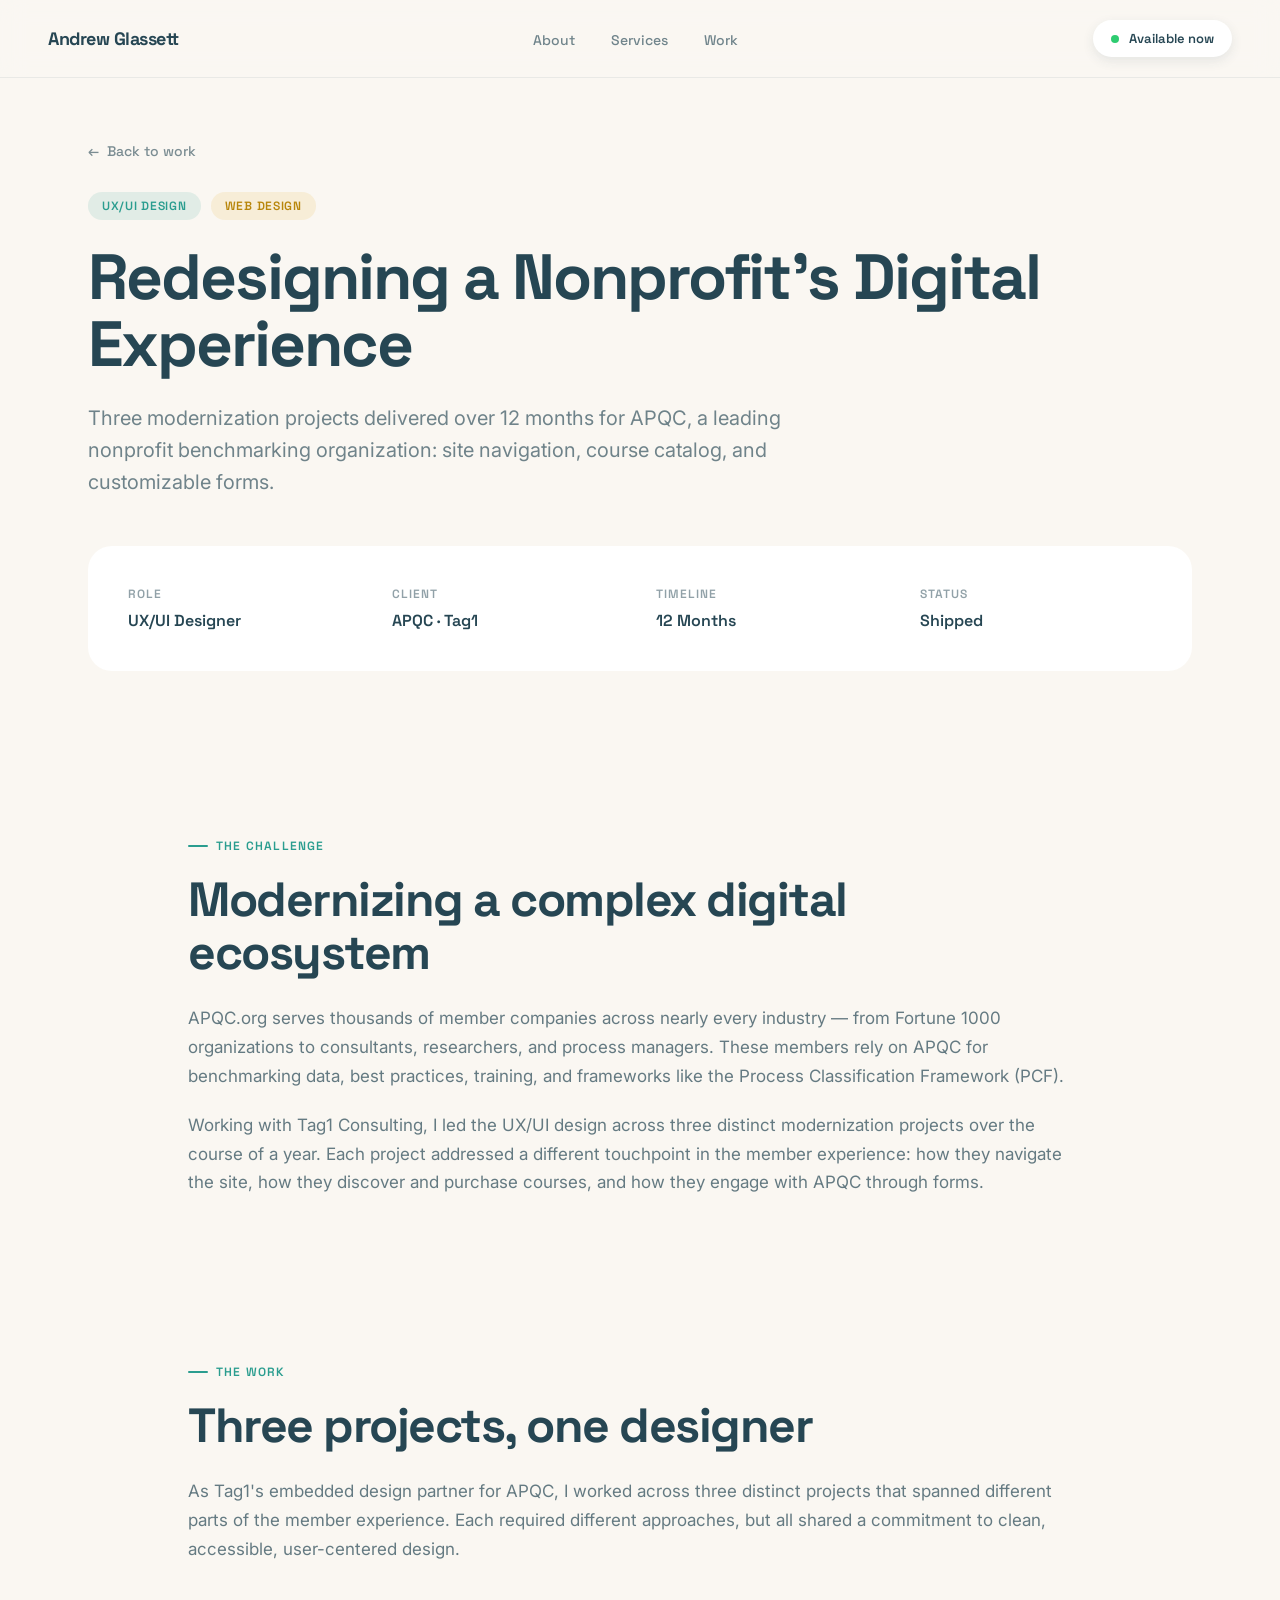
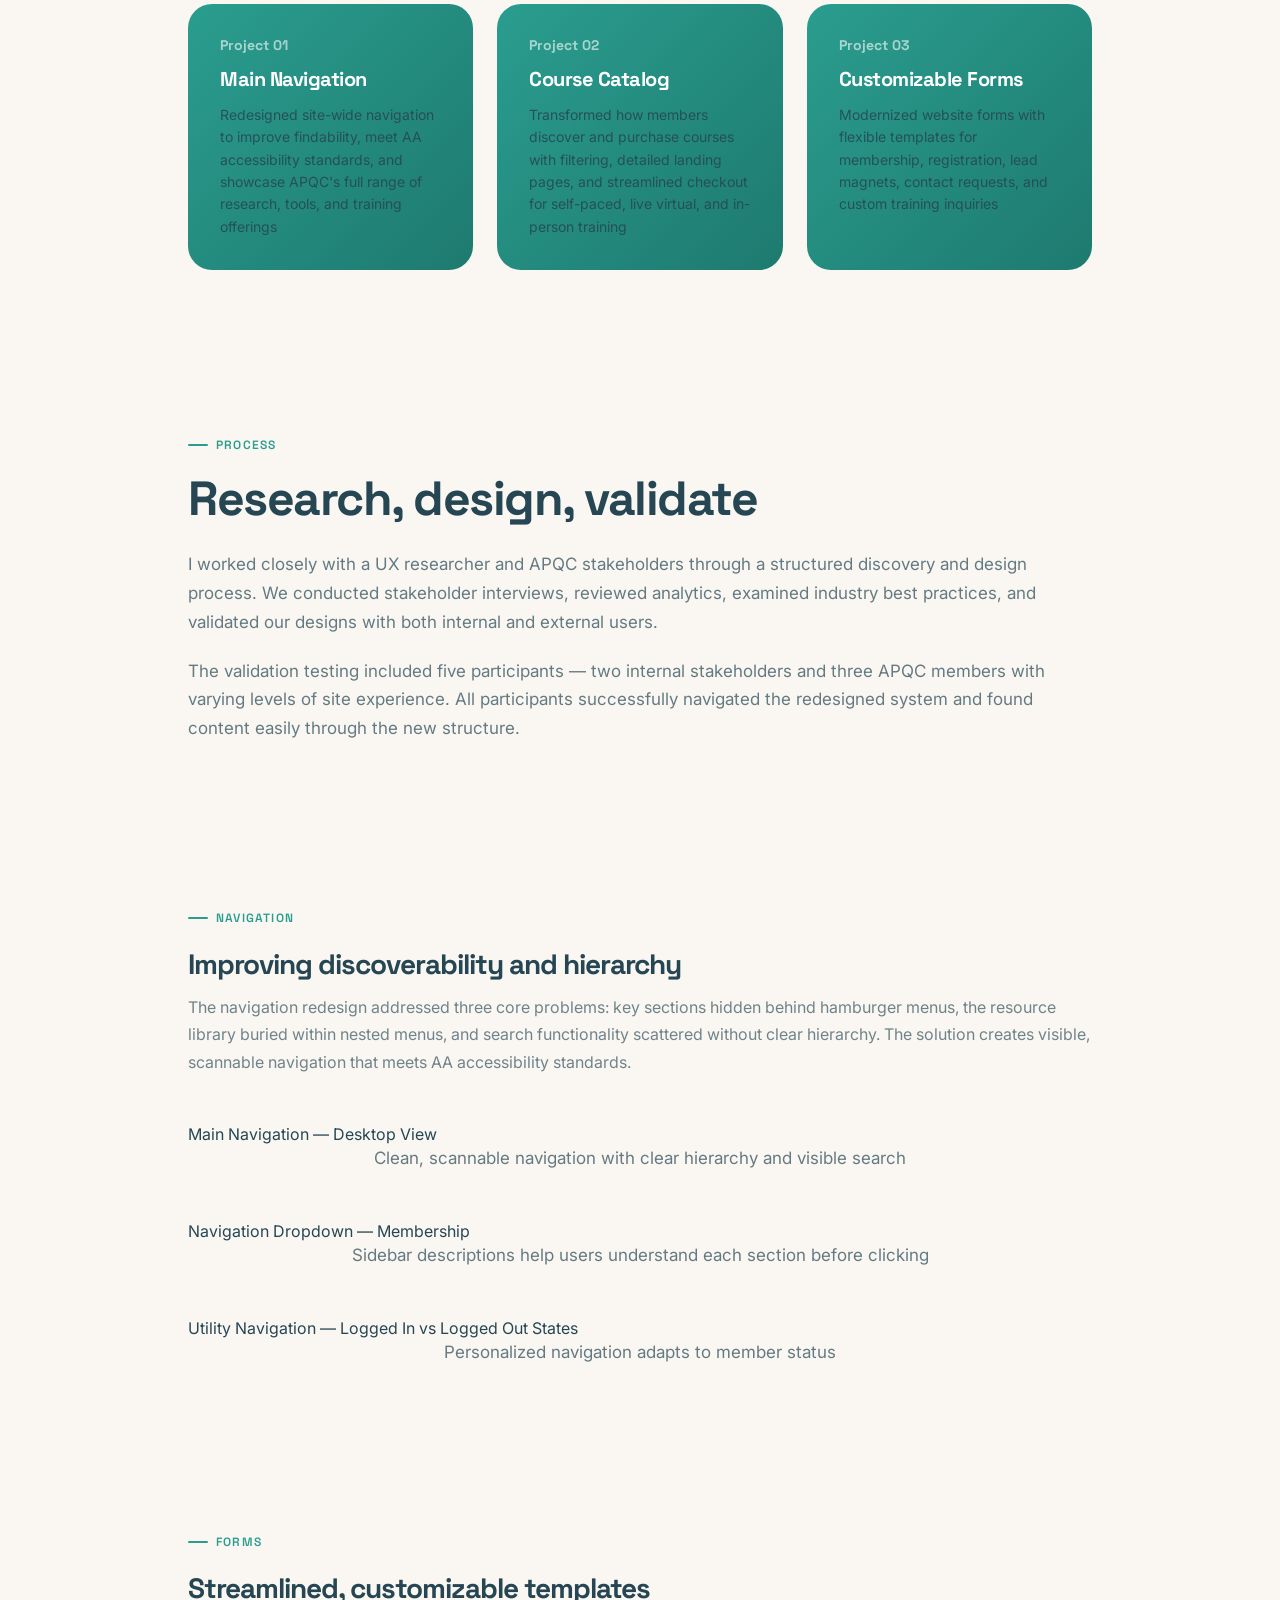
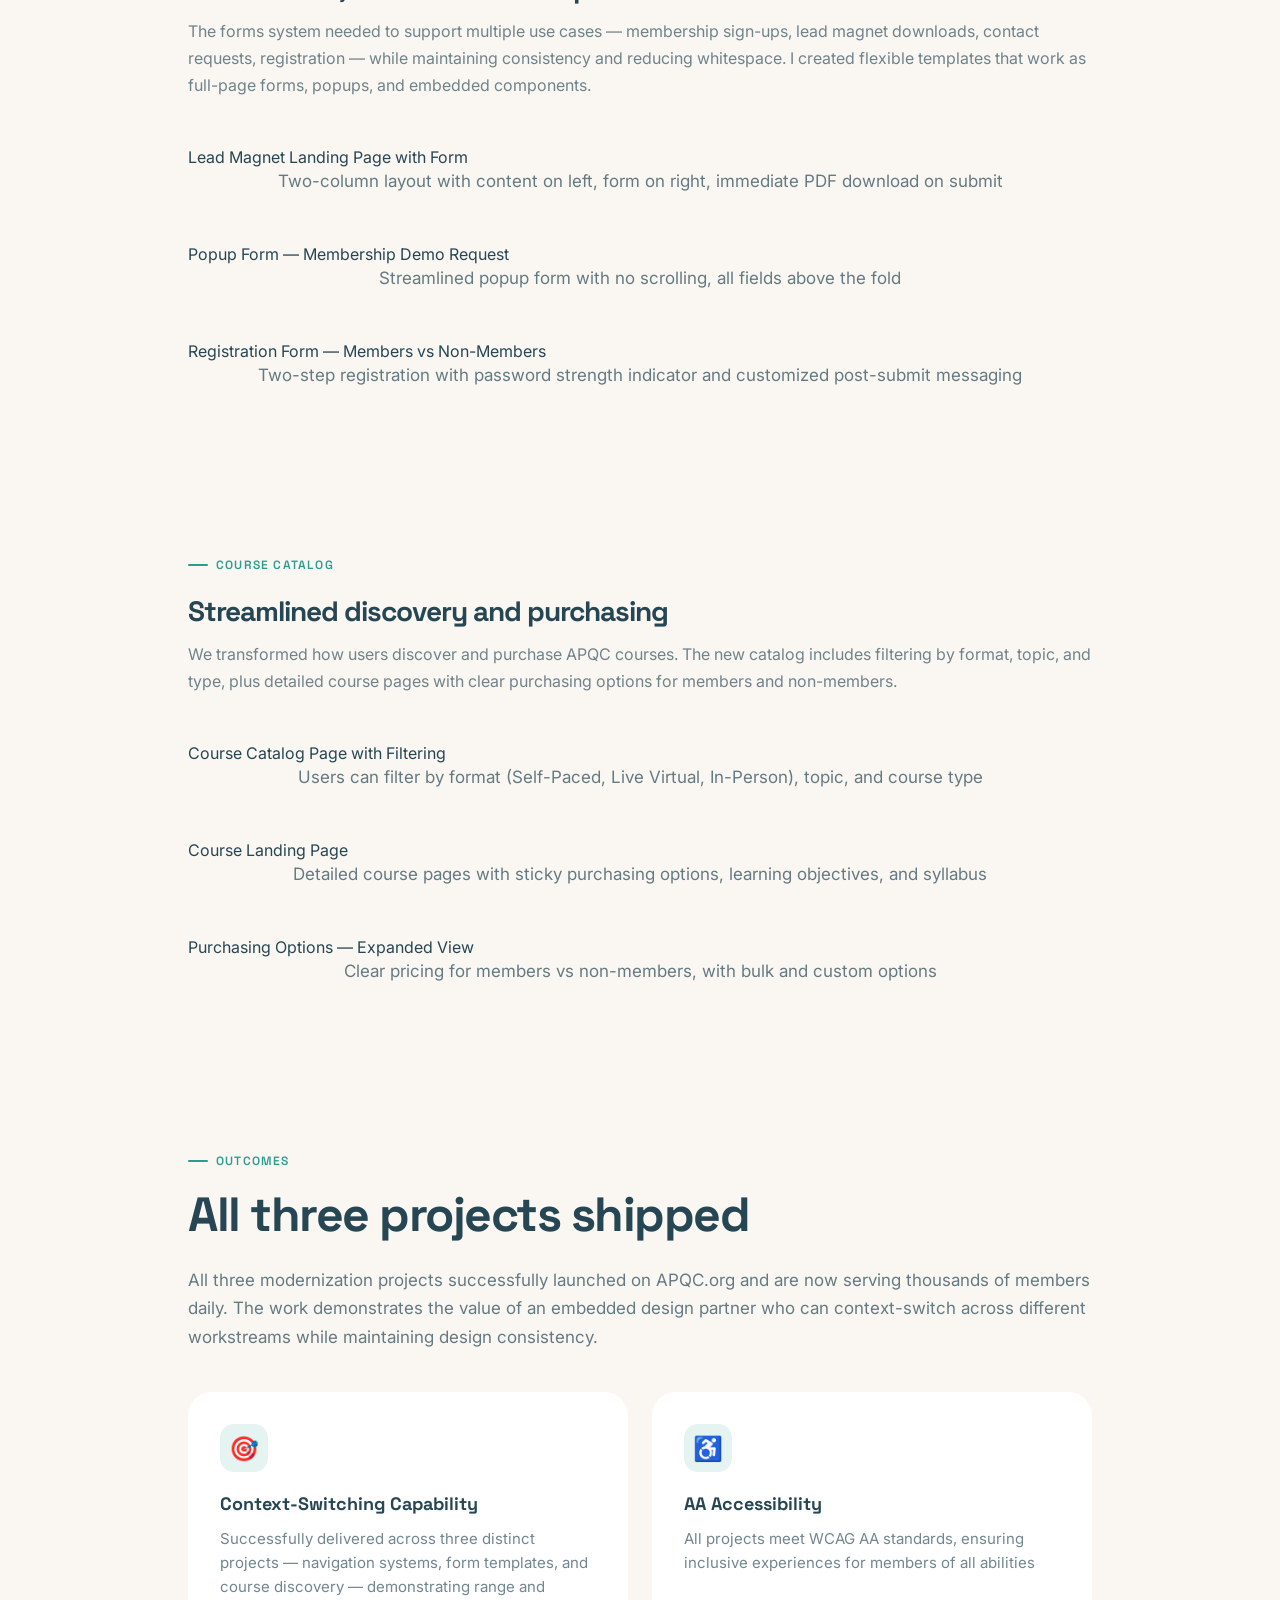
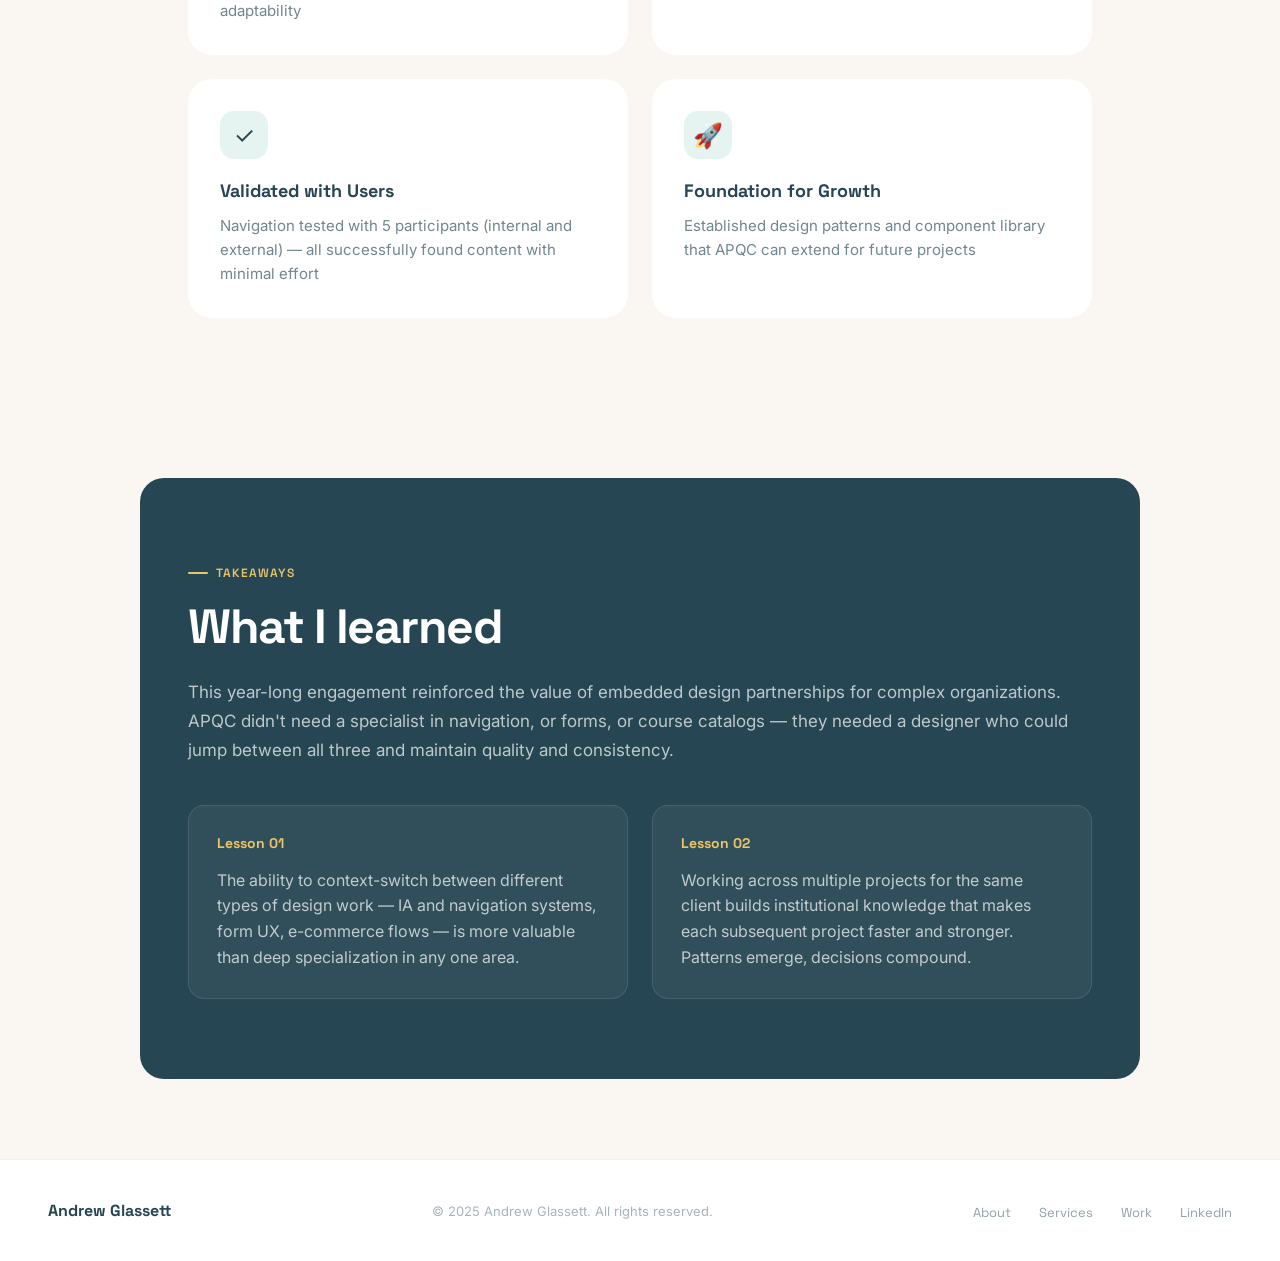
<file: work/apqc.html>
<!DOCTYPE html>
<html lang="en">
<head>
  <meta charset="UTF-8" />
  <meta name="viewport" content="width=device-width, initial-scale=1.0" />
  <title>Redesigning a Nonprofit's Digital Experience — Andrew Glassett</title>
  <link rel="preconnect" href="https://fonts.googleapis.com" />
  <link rel="preconnect" href="https://fonts.gstatic.com" crossorigin />
  <link href="https://fonts.googleapis.com/css2?family=Space+Grotesk:wght@300;400;500;600;700&family=Inter:wght@300;400;500&display=swap" rel="stylesheet" />
  <link rel="stylesheet" href="../css/main.css" />
  <link rel="stylesheet" href="../css/case-study.css" />
  <style>
    /* ── PROBLEM CARDS ── */
    .problem-cards {
      display: grid;
      grid-template-columns: repeat(3, 1fr);
      gap: 20px;
      margin-top: 40px;
    }

    .problem-card {
      background: var(--white);
      border-radius: var(--radius-lg);
      padding: 28px;
      border-left: 4px solid var(--coral);
    }

    .problem-icon {
      font-size: 28px;
      margin-bottom: 16px;
      display: block;
    }

    .problem-card h3 {
      font-family: 'Space Grotesk', sans-serif;
      font-size: 16px;
      font-weight: 700;
      color: var(--ink);
      margin-bottom: 10px;
    }

    .problem-card p {
      font-size: 14px;
      line-height: 1.6;
      opacity: 0.65;
      margin: 0;
    }

    /* ── PROJECT CARDS ── */
    .project-grid {
      display: grid;
      grid-template-columns: repeat(3, 1fr);
      gap: 24px;
      margin-top: 40px;
    }

    .project-card {
      background: linear-gradient(135deg, var(--teal) 0%, #1e7a6f 100%);
      border-radius: var(--radius-lg);
      padding: 32px;
      color: var(--white);
    }

    .project-num {
      font-family: 'Space Grotesk', sans-serif;
      font-size: 14px;
      font-weight: 700;
      opacity: 0.6;
      margin-bottom: 12px;
      display: block;
    }

    .project-card h3 {
      font-family: 'Space Grotesk', sans-serif;
      font-size: 20px;
      font-weight: 700;
      margin-bottom: 12px;
      letter-spacing: -0.5px;
    }

    .project-card p {
      font-size: 14px;
      line-height: 1.6;
      opacity: 0.85;
      margin: 0;
    }

    /* ── OUTCOME CARDS ── */
    .outcome-cards {
      display: grid;
      grid-template-columns: 1fr 1fr;
      gap: 24px;
      margin-top: 40px;
    }

    .outcome-card {
      background: var(--white);
      border-radius: var(--radius-lg);
      padding: 32px;
    }

    .outcome-icon {
      width: 48px; height: 48px;
      border-radius: 14px;
      background: rgba(42,157,143,0.12);
      display: flex;
      align-items: center;
      justify-content: center;
      font-size: 24px;
      margin-bottom: 20px;
    }

    .outcome-card h3 {
      font-family: 'Space Grotesk', sans-serif;
      font-size: 18px;
      font-weight: 700;
      color: var(--ink);
      margin-bottom: 12px;
    }

    .outcome-card p {
      font-size: 15px;
      line-height: 1.6;
      opacity: 0.65;
      margin: 0;
    }

    @media (max-width: 900px) {
      .problem-cards { grid-template-columns: 1fr; }
      .project-grid { grid-template-columns: 1fr; }
      .outcome-cards { grid-template-columns: 1fr; }
    }
  </style>
</head>
<body>

  <!-- NAV -->
  <nav>
    <a href="/" class="nav-logo">Andrew Glassett</a>
    <ul class="nav-links">
      <li><a href="/#about">About</a></li>
      <li><a href="/#services">Services</a></li>
      <li><a href="/#work">Work</a></li>
    </ul>
    <a href="/#contact" class="nav-availability">
      <div class="float-dot"></div>
      <span>Available now</span>
    </a>
  </nav>

  <!-- HERO -->
  <section class="cs-hero">
    <a href="/" class="cs-back">Back to work</a>

    <div class="cs-tags">
      <span class="cs-tag">UX/UI Design</span>
      <span class="cs-tag web">Web Design</span>
    </div>

    <h1 class="cs-title">Redesigning a Nonprofit's Digital Experience</h1>

    <p class="cs-subtitle">
      Three modernization projects delivered over 12 months for APQC, a leading nonprofit
      benchmarking organization: site navigation, course catalog, and customizable forms.
    </p>

    <div class="cs-meta">
      <div class="cs-meta-item">
        <h4>Role</h4>
        <p>UX/UI Designer</p>
      </div>
      <div class="cs-meta-item">
        <h4>Client</h4>
        <p>APQC · Tag1</p>
      </div>
      <div class="cs-meta-item">
        <h4>Timeline</h4>
        <p>12 Months</p>
      </div>
      <div class="cs-meta-item">
        <h4>Status</h4>
        <p>Shipped</p>
      </div>
    </div>
  </section>

  <!-- PROBLEM -->
  <section class="cs-section narrow">
    <div class="cs-section-label">The Challenge</div>
    <h2>Modernizing a complex digital ecosystem</h2>
    <p>
      APQC.org serves thousands of member companies across nearly every industry — from Fortune 1000
      organizations to consultants, researchers, and process managers. These members rely on APQC
      for benchmarking data, best practices, training, and frameworks like the Process Classification
      Framework (PCF).
    </p>
    <p>
      Working with Tag1 Consulting, I led the UX/UI design across three distinct modernization projects
      over the course of a year. Each project addressed a different touchpoint in the member experience:
      how they navigate the site, how they discover and purchase courses, and how they engage with APQC
      through forms.
    </p>
  </section>

  <!-- SCOPE -->
  <section class="cs-section narrow">
    <div class="cs-section-label">The Work</div>
    <h2>Three projects, one designer</h2>
    <p>
      As Tag1's embedded design partner for APQC, I worked across three distinct projects that
      spanned different parts of the member experience. Each required different approaches, but all
      shared a commitment to clean, accessible, user-centered design.
    </p>

    <div class="project-grid">
      <div class="project-card">
        <span class="project-num">Project 01</span>
        <h3>Main Navigation</h3>
        <p>Redesigned site-wide navigation to improve findability, meet AA accessibility standards,
        and showcase APQC's full range of research, tools, and training offerings</p>
      </div>
      <div class="project-card">
        <span class="project-num">Project 02</span>
        <h3>Course Catalog</h3>
        <p>Transformed how members discover and purchase courses with filtering, detailed landing pages,
        and streamlined checkout for self-paced, live virtual, and in-person training</p>
      </div>
      <div class="project-card">
        <span class="project-num">Project 03</span>
        <h3>Customizable Forms</h3>
        <p>Modernized website forms with flexible templates for membership, registration, lead magnets,
        contact requests, and custom training inquiries</p>
      </div>
    </div>
  </section>

  <!-- PROCESS -->
  <section class="cs-section narrow">
    <div class="cs-section-label">Process</div>
    <h2>Research, design, validate</h2>
    <p>
      I worked closely with a UX researcher and APQC stakeholders through a structured discovery and
      design process. We conducted stakeholder interviews, reviewed analytics, examined industry best
      practices, and validated our designs with both internal and external users.
    </p>
    <p>
      The validation testing included five participants — two internal stakeholders and three APQC
      members with varying levels of site experience. All participants successfully navigated the
      redesigned system and found content easily through the new structure.
    </p>
  </section>

  <!-- NAVIGATION VISUALS -->
  <section class="cs-section">
    <div class="cs-section-label">Navigation</div>
    <div class="visual-header">
      <h3>Improving discoverability and hierarchy</h3>
      <p>
        The navigation redesign addressed three core problems: key sections hidden behind hamburger menus,
        the resource library buried within nested menus, and search functionality scattered without clear
        hierarchy. The solution creates visible, scannable navigation that meets AA accessibility standards.
      </p>
    </div>

    <div class="visual-grid">
      <div class="visual-item">
        <div class="visual-placeholder">
          <span>Main Navigation — Desktop View</span>
        </div>
        <p class="visual-caption">Clean, scannable navigation with clear hierarchy and visible search</p>
      </div>

      <div class="visual-item">
        <div class="visual-placeholder">
          <span>Navigation Dropdown — Membership</span>
        </div>
        <p class="visual-caption">Sidebar descriptions help users understand each section before clicking</p>
      </div>

      <div class="visual-item">
        <div class="visual-placeholder">
          <span>Utility Navigation — Logged In vs Logged Out States</span>
        </div>
        <p class="visual-caption">Personalized navigation adapts to member status</p>
      </div>
    </div>
  </section>

  <!-- FORMS VISUALS -->
  <section class="cs-section">
    <div class="cs-section-label">Forms</div>
    <div class="visual-header">
      <h3>Streamlined, customizable templates</h3>
      <p>
        The forms system needed to support multiple use cases — membership sign-ups, lead magnet downloads,
        contact requests, registration — while maintaining consistency and reducing whitespace. I created
        flexible templates that work as full-page forms, popups, and embedded components.
      </p>
    </div>

    <div class="visual-grid">
      <div class="visual-item">
        <div class="visual-placeholder">
          <span>Lead Magnet Landing Page with Form</span>
        </div>
        <p class="visual-caption">Two-column layout with content on left, form on right, immediate PDF download on submit</p>
      </div>

      <div class="visual-item">
        <div class="visual-placeholder">
          <span>Popup Form — Membership Demo Request</span>
        </div>
        <p class="visual-caption">Streamlined popup form with no scrolling, all fields above the fold</p>
      </div>

      <div class="visual-item">
        <div class="visual-placeholder">
          <span>Registration Form — Members vs Non-Members</span>
        </div>
        <p class="visual-caption">Two-step registration with password strength indicator and customized post-submit messaging</p>
      </div>
    </div>
  </section>

  <!-- COURSE CATALOG VISUALS -->
  <section class="cs-section">
    <div class="cs-section-label">Course Catalog</div>
    <div class="visual-header">
      <h3>Streamlined discovery and purchasing</h3>
      <p>
        We transformed how users discover and purchase APQC courses. The new catalog includes
        filtering by format, topic, and type, plus detailed course pages with clear purchasing
        options for members and non-members.
      </p>
    </div>

    <div class="visual-grid">
      <div class="visual-item">
        <div class="visual-placeholder">
          <span>Course Catalog Page with Filtering</span>
        </div>
        <p class="visual-caption">Users can filter by format (Self-Paced, Live Virtual, In-Person), topic, and course type</p>
      </div>

      <div class="visual-item">
        <div class="visual-placeholder">
          <span>Course Landing Page</span>
        </div>
        <p class="visual-caption">Detailed course pages with sticky purchasing options, learning objectives, and syllabus</p>
      </div>

      <div class="visual-item">
        <div class="visual-placeholder">
          <span>Purchasing Options — Expanded View</span>
        </div>
        <p class="visual-caption">Clear pricing for members vs non-members, with bulk and custom options</p>
      </div>
    </div>
  </section>

  <!-- OUTCOMES -->
  <section class="cs-section narrow">
    <div class="cs-section-label">Outcomes</div>
    <h2>All three projects shipped</h2>
    <p>
      All three modernization projects successfully launched on APQC.org and are now serving
      thousands of members daily. The work demonstrates the value of an embedded design partner
      who can context-switch across different workstreams while maintaining design consistency.
    </p>

    <div class="outcome-cards">
      <div class="outcome-card">
        <div class="outcome-icon">🎯</div>
        <h3>Context-Switching Capability</h3>
        <p>
          Successfully delivered across three distinct projects — navigation systems, form templates,
          and course discovery — demonstrating range and adaptability
        </p>
      </div>
      <div class="outcome-card">
        <div class="outcome-icon">♿</div>
        <h3>AA Accessibility</h3>
        <p>
          All projects meet WCAG AA standards, ensuring inclusive experiences for members of all abilities
        </p>
      </div>
      <div class="outcome-card">
        <div class="outcome-icon">✓</div>
        <h3>Validated with Users</h3>
        <p>
          Navigation tested with 5 participants (internal and external) — all successfully found content
          with minimal effort
        </p>
      </div>
      <div class="outcome-card">
        <div class="outcome-icon">🚀</div>
        <h3>Foundation for Growth</h3>
        <p>
          Established design patterns and component library that APQC can extend for future projects
        </p>
      </div>
    </div>
  </section>

  <!-- LESSONS -->
  <section class="cs-section dark">
    <div class="cs-section-label">Takeaways</div>
    <h2>What I learned</h2>
    <p>
      This year-long engagement reinforced the value of embedded design partnerships for complex
      organizations. APQC didn't need a specialist in navigation, or forms, or course catalogs —
      they needed a designer who could jump between all three and maintain quality and consistency.
    </p>

    <div class="lesson-cards">
      <div class="lesson-card">
        <span class="lesson-num">Lesson 01</span>
        <p>
          The ability to context-switch between different types of design work — IA and navigation
          systems, form UX, e-commerce flows — is more valuable than deep specialization in any one area.
        </p>
      </div>
      <div class="lesson-card">
        <span class="lesson-num">Lesson 02</span>
        <p>
          Working across multiple projects for the same client builds institutional knowledge that
          makes each subsequent project faster and stronger. Patterns emerge, decisions compound.
        </p>
      </div>
    </div>
  </section>

  <!-- FOOTER -->
  <footer>
    <div class="footer-logo">Andrew Glassett</div>
    <p class="footer-copy">© 2025 Andrew Glassett. All rights reserved.</p>
    <ul class="footer-links">
      <li><a href="/#about">About</a></li>
      <li><a href="/#services">Services</a></li>
      <li><a href="/#work">Work</a></li>
      <li><a href="https://linkedin.com/in/andrewglassett" target="_blank">LinkedIn</a></li>
    </ul>
  </footer>

</body>
</html>
</file>
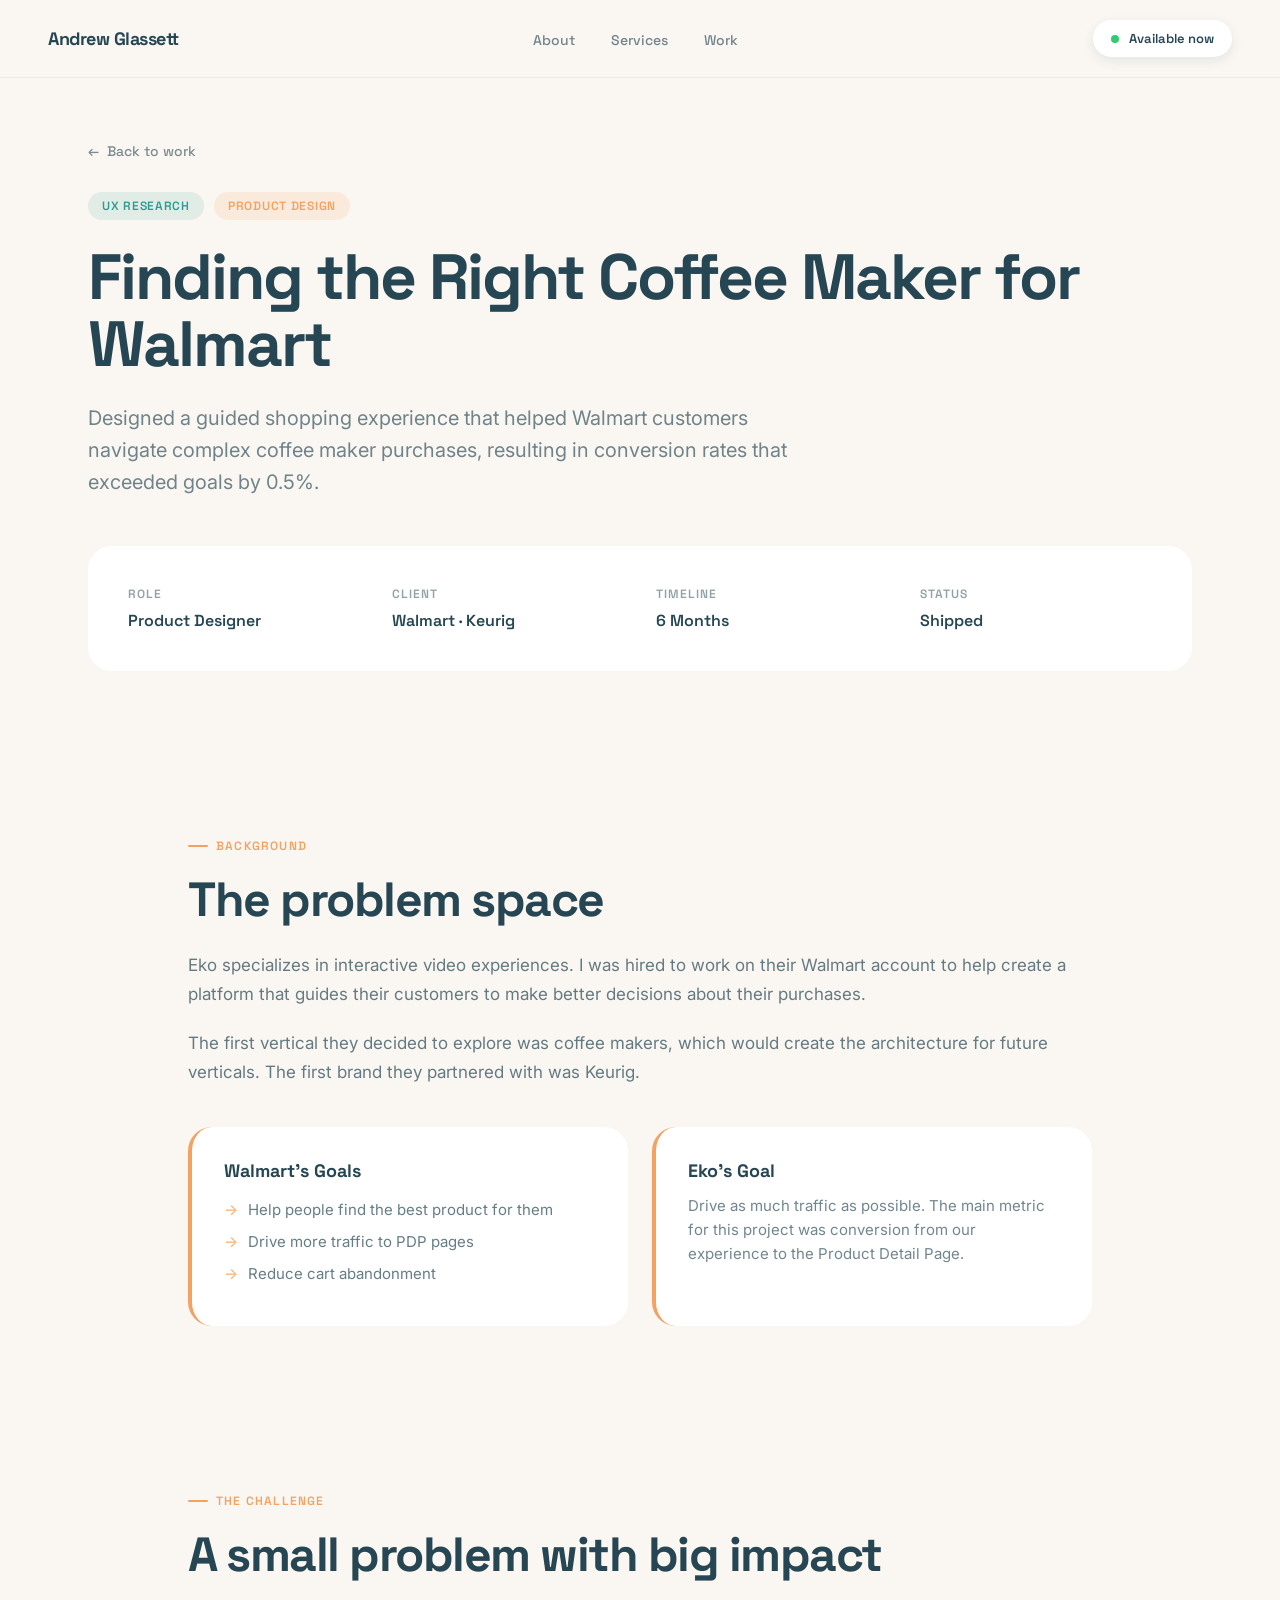
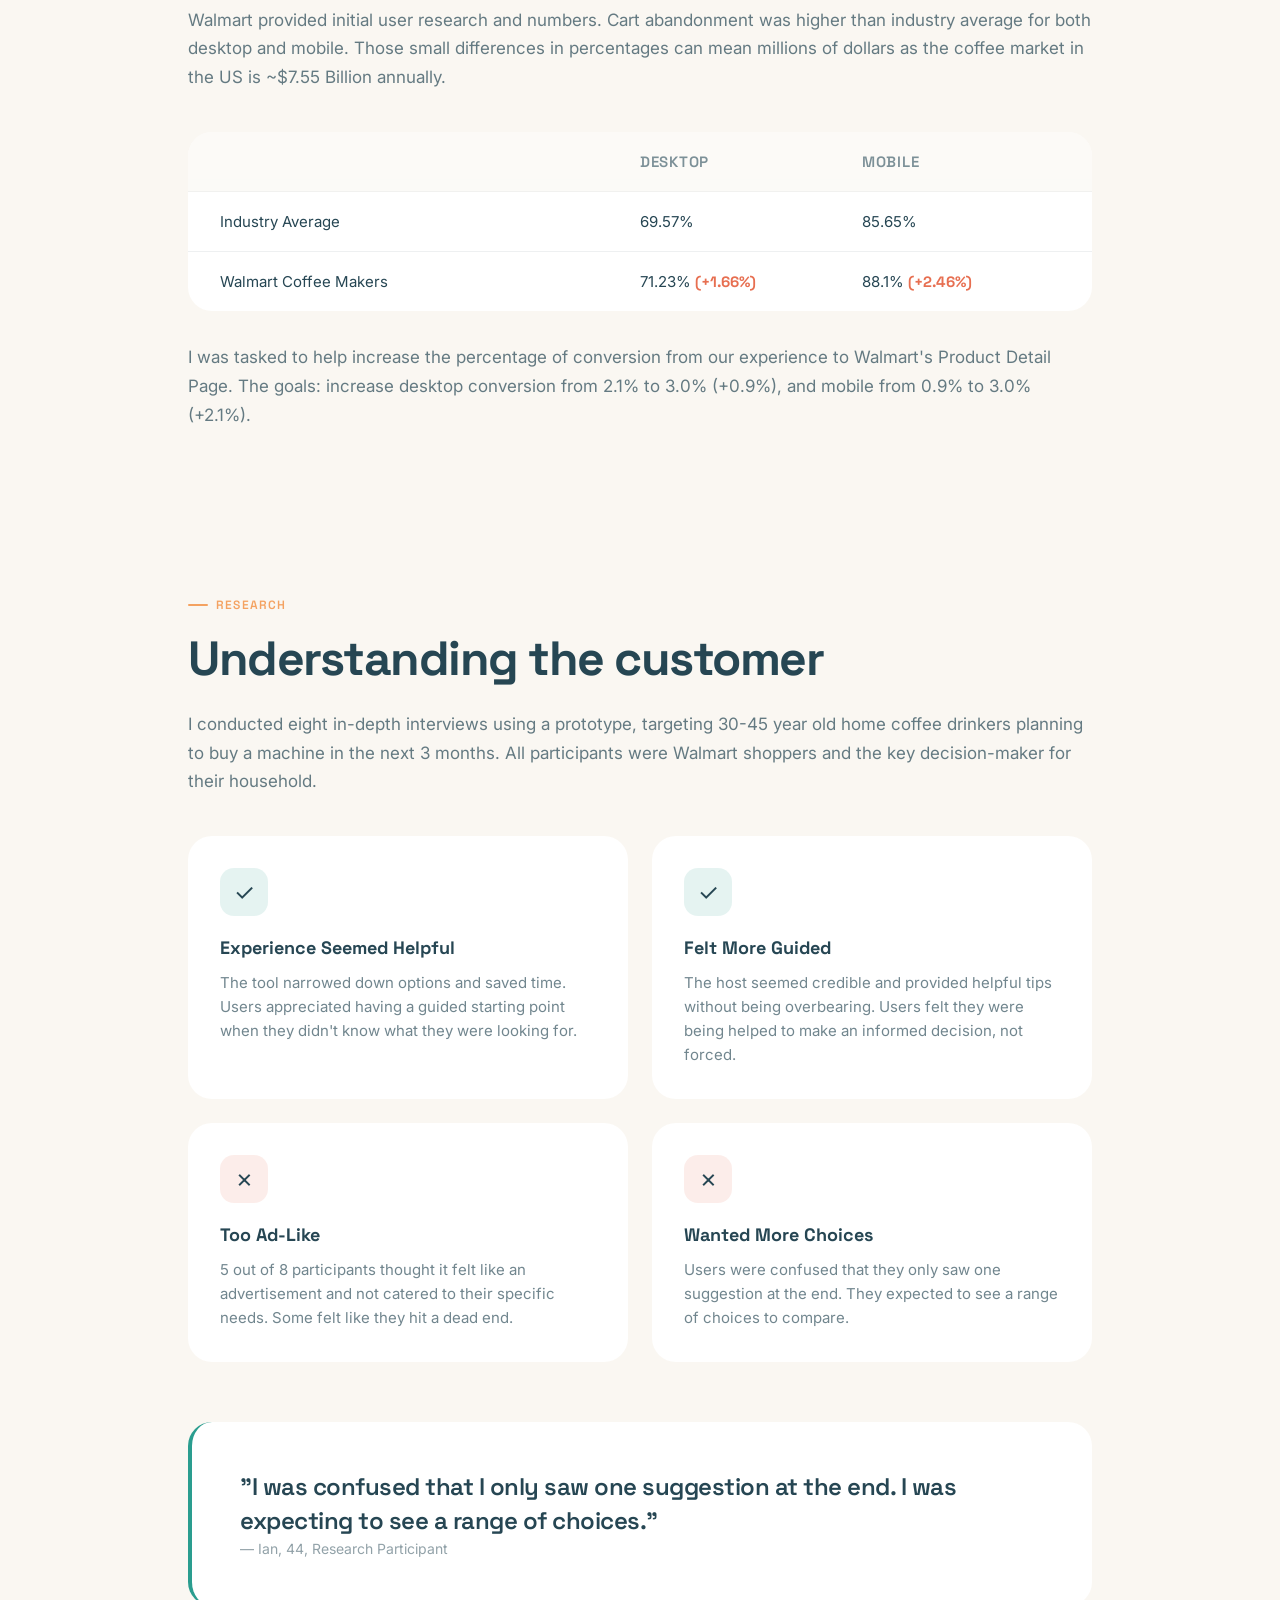
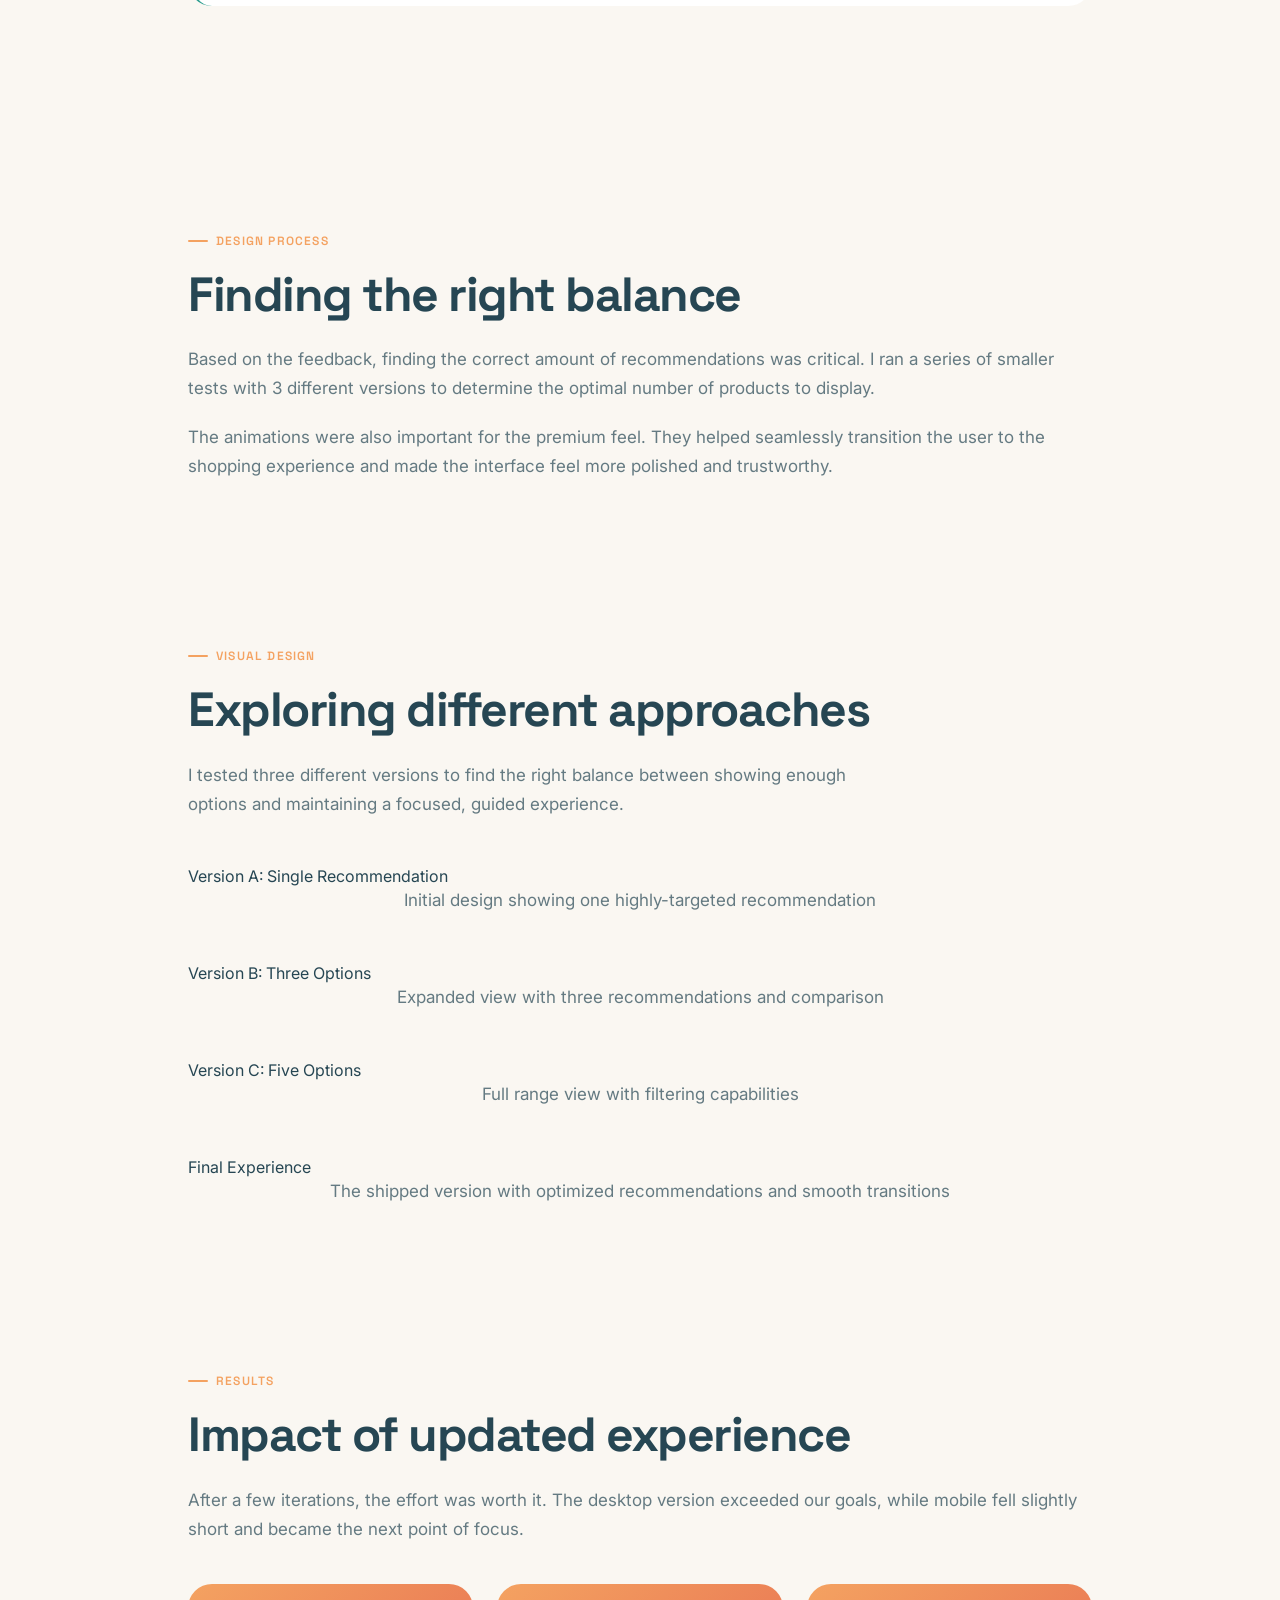
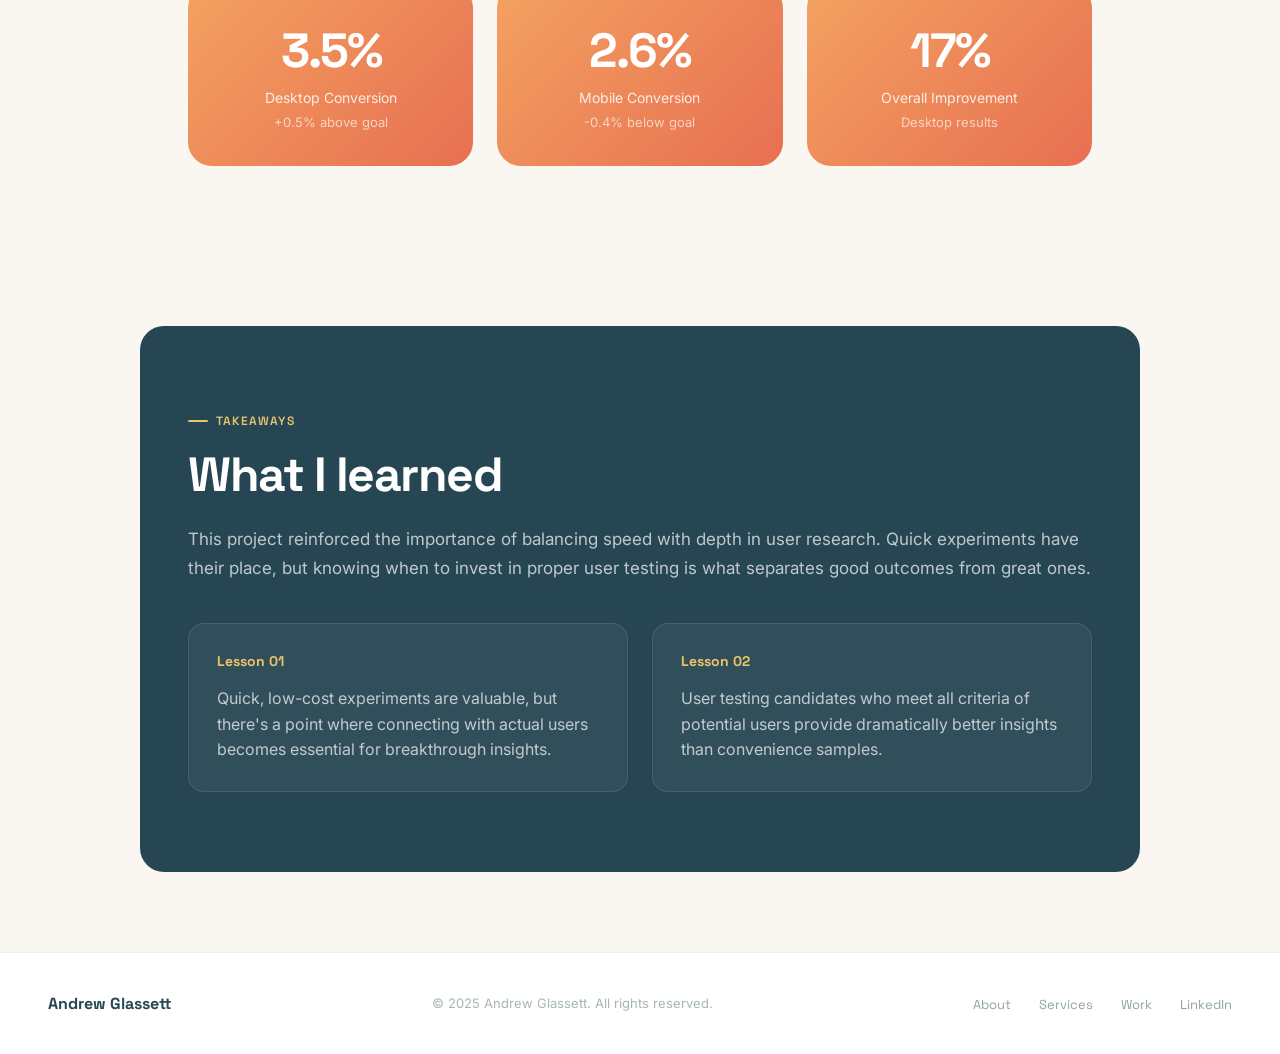
<file: work/coffee.html>
<!DOCTYPE html>
<html lang="en">
<head>
  <meta charset="UTF-8" />
  <meta name="viewport" content="width=device-width, initial-scale=1.0" />
  <title>Finding the Right Coffee Maker — Andrew Glassett</title>
  <link rel="preconnect" href="https://fonts.googleapis.com" />
  <link rel="preconnect" href="https://fonts.gstatic.com" crossorigin />
  <link href="https://fonts.googleapis.com/css2?family=Space+Grotesk:wght@300;400;500;600;700&family=Inter:wght@300;400;500&display=swap" rel="stylesheet" />
  <link rel="stylesheet" href="../css/main.css" />
  <link rel="stylesheet" href="../css/case-study.css" />
  <style>
    /* ── COLOR THEME OVERRIDE (sand instead of teal) ── */
    .cs-section-label { color: var(--sand); }
    .cs-section-label::before { background: var(--sand); }
    .cs-tag { background: rgba(244,162,97,0.15); color: var(--sand); }
    .cs-tag.research { background: rgba(42,157,143,0.12); color: var(--teal); }

    /* ── GOAL CARDS ── */
    .goal-cards {
      display: grid;
      grid-template-columns: 1fr 1fr;
      gap: 24px;
      margin-top: 40px;
    }

    .goal-card {
      background: var(--white);
      border-radius: var(--radius-lg);
      padding: 32px;
      border-left: 4px solid var(--sand);
    }

    .goal-card h3 {
      font-family: 'Space Grotesk', sans-serif;
      font-size: 18px;
      font-weight: 700;
      color: var(--ink);
      margin-bottom: 12px;
    }

    .goal-card p {
      font-size: 15px;
      line-height: 1.6;
      opacity: 0.65;
      margin: 0;
    }

    .goal-card ul {
      list-style: none;
      padding: 0;
      margin: 16px 0 0 0;
    }

    .goal-card li {
      font-size: 15px;
      line-height: 1.6;
      opacity: 0.7;
      padding-left: 24px;
      position: relative;
      margin-bottom: 8px;
    }

    .goal-card li::before {
      content: '→';
      position: absolute;
      left: 0;
      color: var(--sand);
      font-weight: 600;
    }

    /* ── STATS TABLE ── */
    .stats-table {
      background: var(--white);
      border-radius: var(--radius-lg);
      overflow: hidden;
      margin-top: 40px;
    }

    .stats-row {
      display: grid;
      grid-template-columns: 2fr 1fr 1fr;
      gap: 24px;
      padding: 20px 32px;
      border-bottom: 1px solid var(--ink-80);
    }

    .stats-row:last-child { border-bottom: none; }

    .stats-row.header {
      background: var(--cream);
      font-family: 'Space Grotesk', sans-serif;
      font-size: 12px;
      font-weight: 600;
      letter-spacing: 0.06em;
      text-transform: uppercase;
      opacity: 0.6;
    }

    .stats-cell { font-size: 15px; }

    .stats-cell strong {
      font-family: 'Space Grotesk', sans-serif;
      font-weight: 700;
      color: var(--coral);
    }

    /* ── INSIGHT CARDS ── */
    .insight-cards {
      display: grid;
      grid-template-columns: 1fr 1fr;
      gap: 24px;
      margin-top: 40px;
    }

    .insight-card {
      background: var(--white);
      border-radius: var(--radius-lg);
      padding: 32px;
    }

    .insight-icon {
      width: 48px; height: 48px;
      border-radius: 14px;
      background: rgba(42,157,143,0.12);
      display: flex;
      align-items: center;
      justify-content: center;
      font-size: 24px;
      margin-bottom: 20px;
    }

    .insight-icon.negative {
      background: rgba(231,111,81,0.12);
    }

    .insight-card h3 {
      font-family: 'Space Grotesk', sans-serif;
      font-size: 18px;
      font-weight: 700;
      color: var(--ink);
      margin-bottom: 12px;
    }

    .insight-card p {
      font-size: 15px;
      line-height: 1.6;
      opacity: 0.65;
      margin: 0;
    }

    /* ── IMPACT CARD (sand/coral) ── */
    .impact-card {
      background: linear-gradient(135deg, var(--sand) 0%, var(--coral) 100%);
      border-radius: var(--radius-lg);
      padding: 36px 32px;
      color: var(--white);
      text-align: center;
    }

    .impact-note {
      font-size: 13px;
      opacity: 0.65;
      margin-top: 8px;
    }

    @media (max-width: 900px) {
      .goal-cards { grid-template-columns: 1fr; }
      .stats-row { grid-template-columns: 1fr; }
      .insight-cards { grid-template-columns: 1fr; }
    }
  </style>
</head>
<body>

  <!-- NAV -->
  <nav>
    <a href="/" class="nav-logo">Andrew Glassett</a>
    <ul class="nav-links">
      <li><a href="/#about">About</a></li>
      <li><a href="/#services">Services</a></li>
      <li><a href="/#work">Work</a></li>
    </ul>
    <a href="/#contact" class="nav-availability">
      <div class="float-dot"></div>
      <span>Available now</span>
    </a>
  </nav>

  <!-- HERO -->
  <section class="cs-hero">
    <a href="/" class="cs-back">Back to work</a>

    <div class="cs-tags">
      <span class="cs-tag research">UX Research</span>
      <span class="cs-tag">Product Design</span>
    </div>

    <h1 class="cs-title">Finding the Right Coffee Maker for Walmart</h1>

    <p class="cs-subtitle">
      Designed a guided shopping experience that helped Walmart customers navigate complex coffee maker purchases,
      resulting in conversion rates that exceeded goals by 0.5%.
    </p>

    <div class="cs-meta">
      <div class="cs-meta-item">
        <h4>Role</h4>
        <p>Product Designer</p>
      </div>
      <div class="cs-meta-item">
        <h4>Client</h4>
        <p>Walmart · Keurig</p>
      </div>
      <div class="cs-meta-item">
        <h4>Timeline</h4>
        <p>6 Months</p>
      </div>
      <div class="cs-meta-item">
        <h4>Status</h4>
        <p>Shipped</p>
      </div>
    </div>
  </section>

  <!-- BACKGROUND -->
  <section class="cs-section narrow">
    <div class="cs-section-label">Background</div>
    <h2>The problem space</h2>
    <p>
      Eko specializes in interactive video experiences. I was hired to work on their Walmart account
      to help create a platform that guides their customers to make better decisions about their purchases.
    </p>
    <p>
      The first vertical they decided to explore was coffee makers, which would create the architecture
      for future verticals. The first brand they partnered with was Keurig.
    </p>

    <div class="goal-cards">
      <div class="goal-card">
        <h3>Walmart's Goals</h3>
        <ul>
          <li>Help people find the best product for them</li>
          <li>Drive more traffic to PDP pages</li>
          <li>Reduce cart abandonment</li>
        </ul>
      </div>
      <div class="goal-card">
        <h3>Eko's Goal</h3>
        <p>
          Drive as much traffic as possible. The main metric for this project was conversion
          from our experience to the Product Detail Page.
        </p>
      </div>
    </div>
  </section>

  <!-- PROBLEM -->
  <section class="cs-section narrow">
    <div class="cs-section-label">The Challenge</div>
    <h2>A small problem with big impact</h2>
    <p>
      Walmart provided initial user research and numbers. Cart abandonment was higher than industry
      average for both desktop and mobile. Those small differences in percentages can mean millions
      of dollars as the coffee market in the US is ~$7.55 Billion annually.
    </p>

    <div class="stats-table">
      <div class="stats-row header">
        <div class="stats-cell"></div>
        <div class="stats-cell">Desktop</div>
        <div class="stats-cell">Mobile</div>
      </div>
      <div class="stats-row">
        <div class="stats-cell">Industry Average</div>
        <div class="stats-cell">69.57%</div>
        <div class="stats-cell">85.65%</div>
      </div>
      <div class="stats-row">
        <div class="stats-cell">Walmart Coffee Makers</div>
        <div class="stats-cell">71.23% <strong>(+1.66%)</strong></div>
        <div class="stats-cell">88.1% <strong>(+2.46%)</strong></div>
      </div>
    </div>

    <p style="margin-top: 32px;">
      I was tasked to help increase the percentage of conversion from our experience to Walmart's
      Product Detail Page. The goals: increase desktop conversion from 2.1% to 3.0% (+0.9%),
      and mobile from 0.9% to 3.0% (+2.1%).
    </p>
  </section>

  <!-- RESEARCH -->
  <section class="cs-section narrow">
    <div class="cs-section-label">Research</div>
    <h2>Understanding the customer</h2>
    <p>
      I conducted eight in-depth interviews using a prototype, targeting 30-45 year old home coffee
      drinkers planning to buy a machine in the next 3 months. All participants were Walmart shoppers
      and the key decision-maker for their household.
    </p>

    <div class="insight-cards">
      <div class="insight-card">
        <div class="insight-icon">✓</div>
        <h3>Experience Seemed Helpful</h3>
        <p>
          The tool narrowed down options and saved time. Users appreciated having a guided starting
          point when they didn't know what they were looking for.
        </p>
      </div>
      <div class="insight-card">
        <div class="insight-icon">✓</div>
        <h3>Felt More Guided</h3>
        <p>
          The host seemed credible and provided helpful tips without being overbearing. Users felt
          they were being helped to make an informed decision, not forced.
        </p>
      </div>
      <div class="insight-card">
        <div class="insight-icon negative">✗</div>
        <h3>Too Ad-Like</h3>
        <p>
          5 out of 8 participants thought it felt like an advertisement and not catered to their
          specific needs. Some felt like they hit a dead end.
        </p>
      </div>
      <div class="insight-card">
        <div class="insight-icon negative">✗</div>
        <h3>Wanted More Choices</h3>
        <p>
          Users were confused that they only saw one suggestion at the end. They expected to see
          a range of choices to compare.
        </p>
      </div>
    </div>

    <div class="cs-quote">
      <p>"I was confused that I only saw one suggestion at the end. I was expecting to see a range of choices."</p>
      <cite>— Ian, 44, Research Participant</cite>
    </div>
  </section>

  <!-- ITERATIONS -->
  <section class="cs-section narrow">
    <div class="cs-section-label">Design Process</div>
    <h2>Finding the right balance</h2>
    <p>
      Based on the feedback, finding the correct amount of recommendations was critical. I ran a
      series of smaller tests with 3 different versions to determine the optimal number of products
      to display.
    </p>
    <p>
      The animations were also important for the premium feel. They helped seamlessly transition
      the user to the shopping experience and made the interface feel more polished and trustworthy.
    </p>
  </section>

  <!-- VISUAL SHOWCASE -->
  <section class="cs-section">
    <div class="cs-section-label">Visual Design</div>
    <h2>Exploring different approaches</h2>
    <p style="max-width: 700px;">
      I tested three different versions to find the right balance between showing enough options
      and maintaining a focused, guided experience.
    </p>

    <div class="visual-grid">
      <div class="visual-item full">
        <div class="visual-placeholder">
          <span>Version A: Single Recommendation</span>
        </div>
        <p class="visual-caption">Initial design showing one highly-targeted recommendation</p>
      </div>

      <div class="visual-item full">
        <div class="visual-placeholder">
          <span>Version B: Three Options</span>
        </div>
        <p class="visual-caption">Expanded view with three recommendations and comparison</p>
      </div>

      <div class="visual-item full">
        <div class="visual-placeholder">
          <span>Version C: Five Options</span>
        </div>
        <p class="visual-caption">Full range view with filtering capabilities</p>
      </div>

      <div class="visual-item full">
        <div class="visual-placeholder">
          <span>Final Experience</span>
        </div>
        <p class="visual-caption">The shipped version with optimized recommendations and smooth transitions</p>
      </div>
    </div>
  </section>

  <!-- IMPACT -->
  <section class="cs-section">
    <div class="cs-section-label">Results</div>
    <h2>Impact of updated experience</h2>
    <p>
      After a few iterations, the effort was worth it. The desktop version exceeded our goals,
      while mobile fell slightly short and became the next point of focus.
    </p>

    <div class="impact-grid">
      <div class="impact-card">
        <div class="impact-value">3.5%</div>
        <div class="impact-label">Desktop Conversion</div>
        <div class="impact-note">+0.5% above goal</div>
      </div>
      <div class="impact-card">
        <div class="impact-value">2.6%</div>
        <div class="impact-label">Mobile Conversion</div>
        <div class="impact-note">-0.4% below goal</div>
      </div>
      <div class="impact-card">
        <div class="impact-value">17%</div>
        <div class="impact-label">Overall Improvement</div>
        <div class="impact-note">Desktop results</div>
      </div>
    </div>
  </section>

  <!-- LESSONS -->
  <section class="cs-section dark">
    <div class="cs-section-label">Takeaways</div>
    <h2>What I learned</h2>
    <p>
      This project reinforced the importance of balancing speed with depth in user research.
      Quick experiments have their place, but knowing when to invest in proper user testing
      is what separates good outcomes from great ones.
    </p>

    <div class="lesson-cards">
      <div class="lesson-card">
        <span class="lesson-num">Lesson 01</span>
        <p>
          Quick, low-cost experiments are valuable, but there's a point where connecting
          with actual users becomes essential for breakthrough insights.
        </p>
      </div>
      <div class="lesson-card">
        <span class="lesson-num">Lesson 02</span>
        <p>
          User testing candidates who meet all criteria of potential users provide dramatically
          better insights than convenience samples.
        </p>
      </div>
    </div>
  </section>

  <!-- FOOTER -->
  <footer>
    <div class="footer-logo">Andrew Glassett</div>
    <p class="footer-copy">© 2025 Andrew Glassett. All rights reserved.</p>
    <ul class="footer-links">
      <li><a href="/#about">About</a></li>
      <li><a href="/#services">Services</a></li>
      <li><a href="/#work">Work</a></li>
      <li><a href="https://linkedin.com/in/andrewglassett" target="_blank">LinkedIn</a></li>
    </ul>
  </footer>

</body>
</html>
</file>
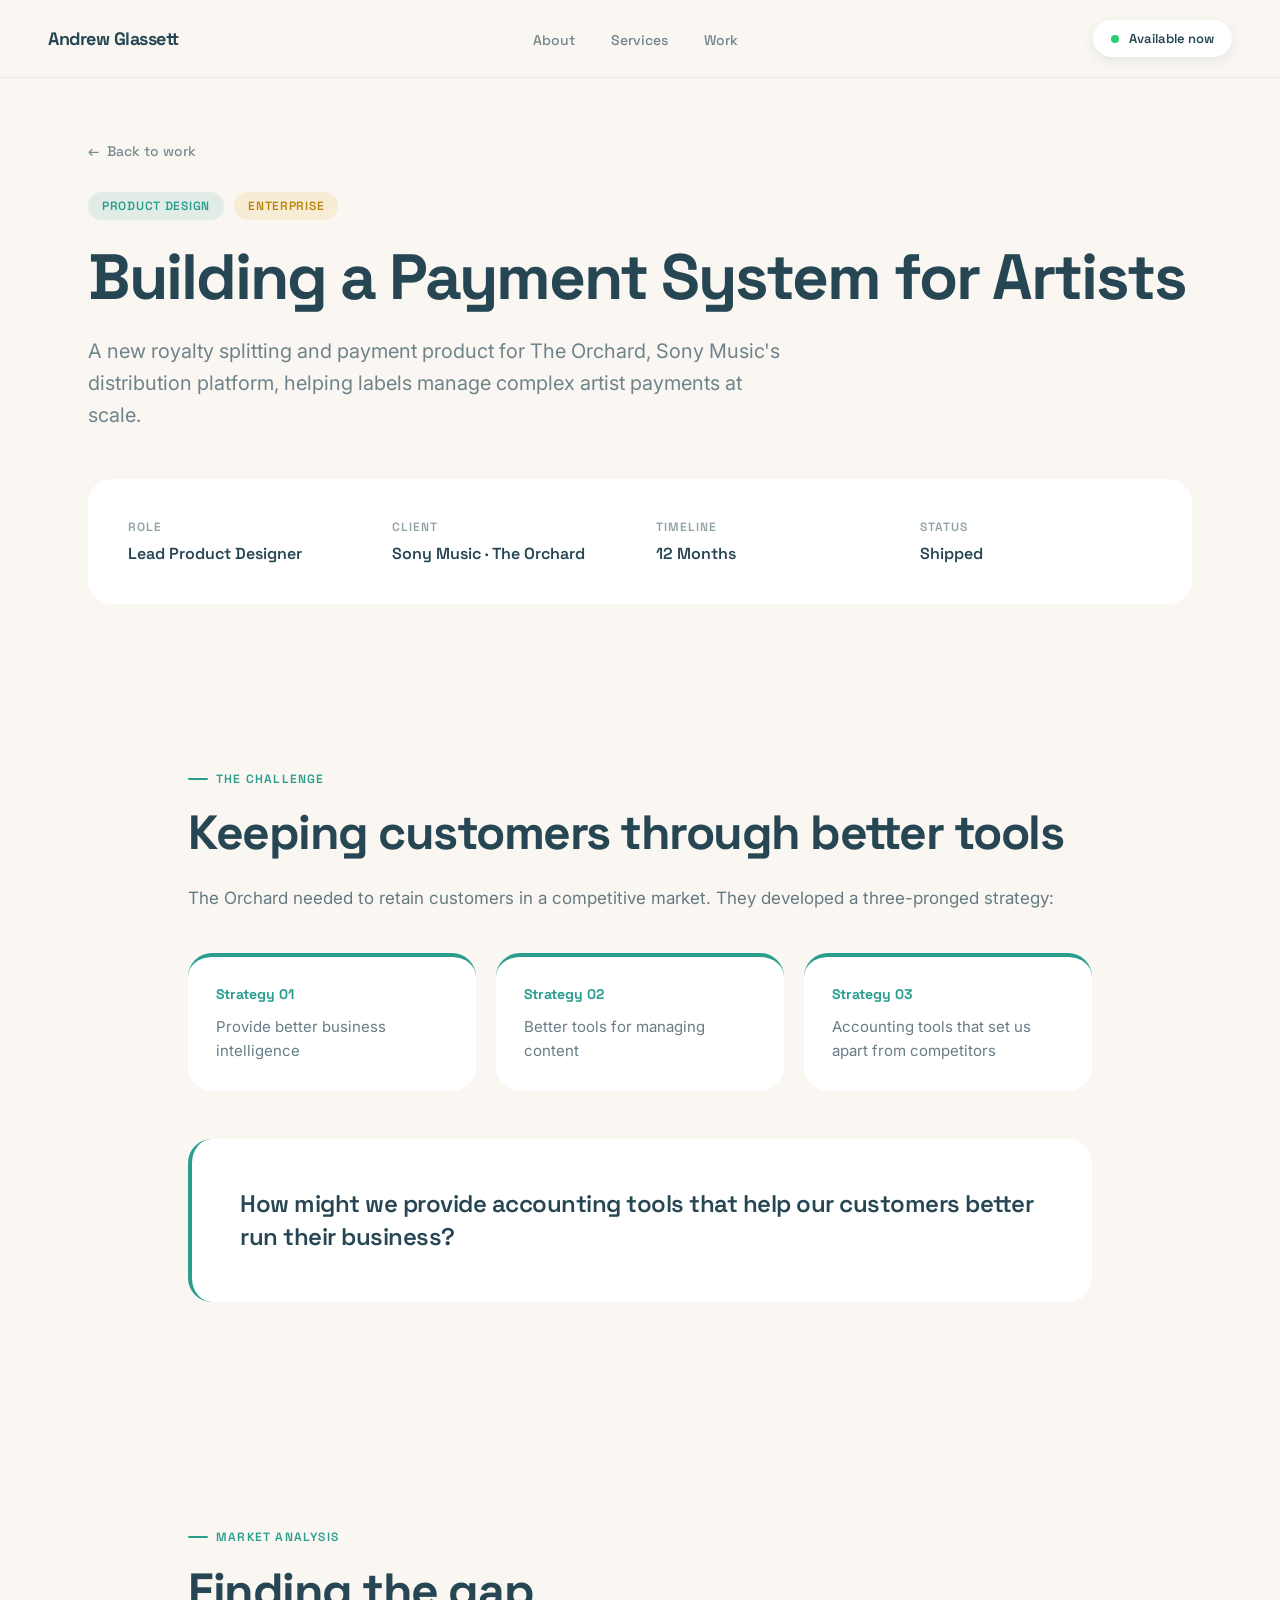
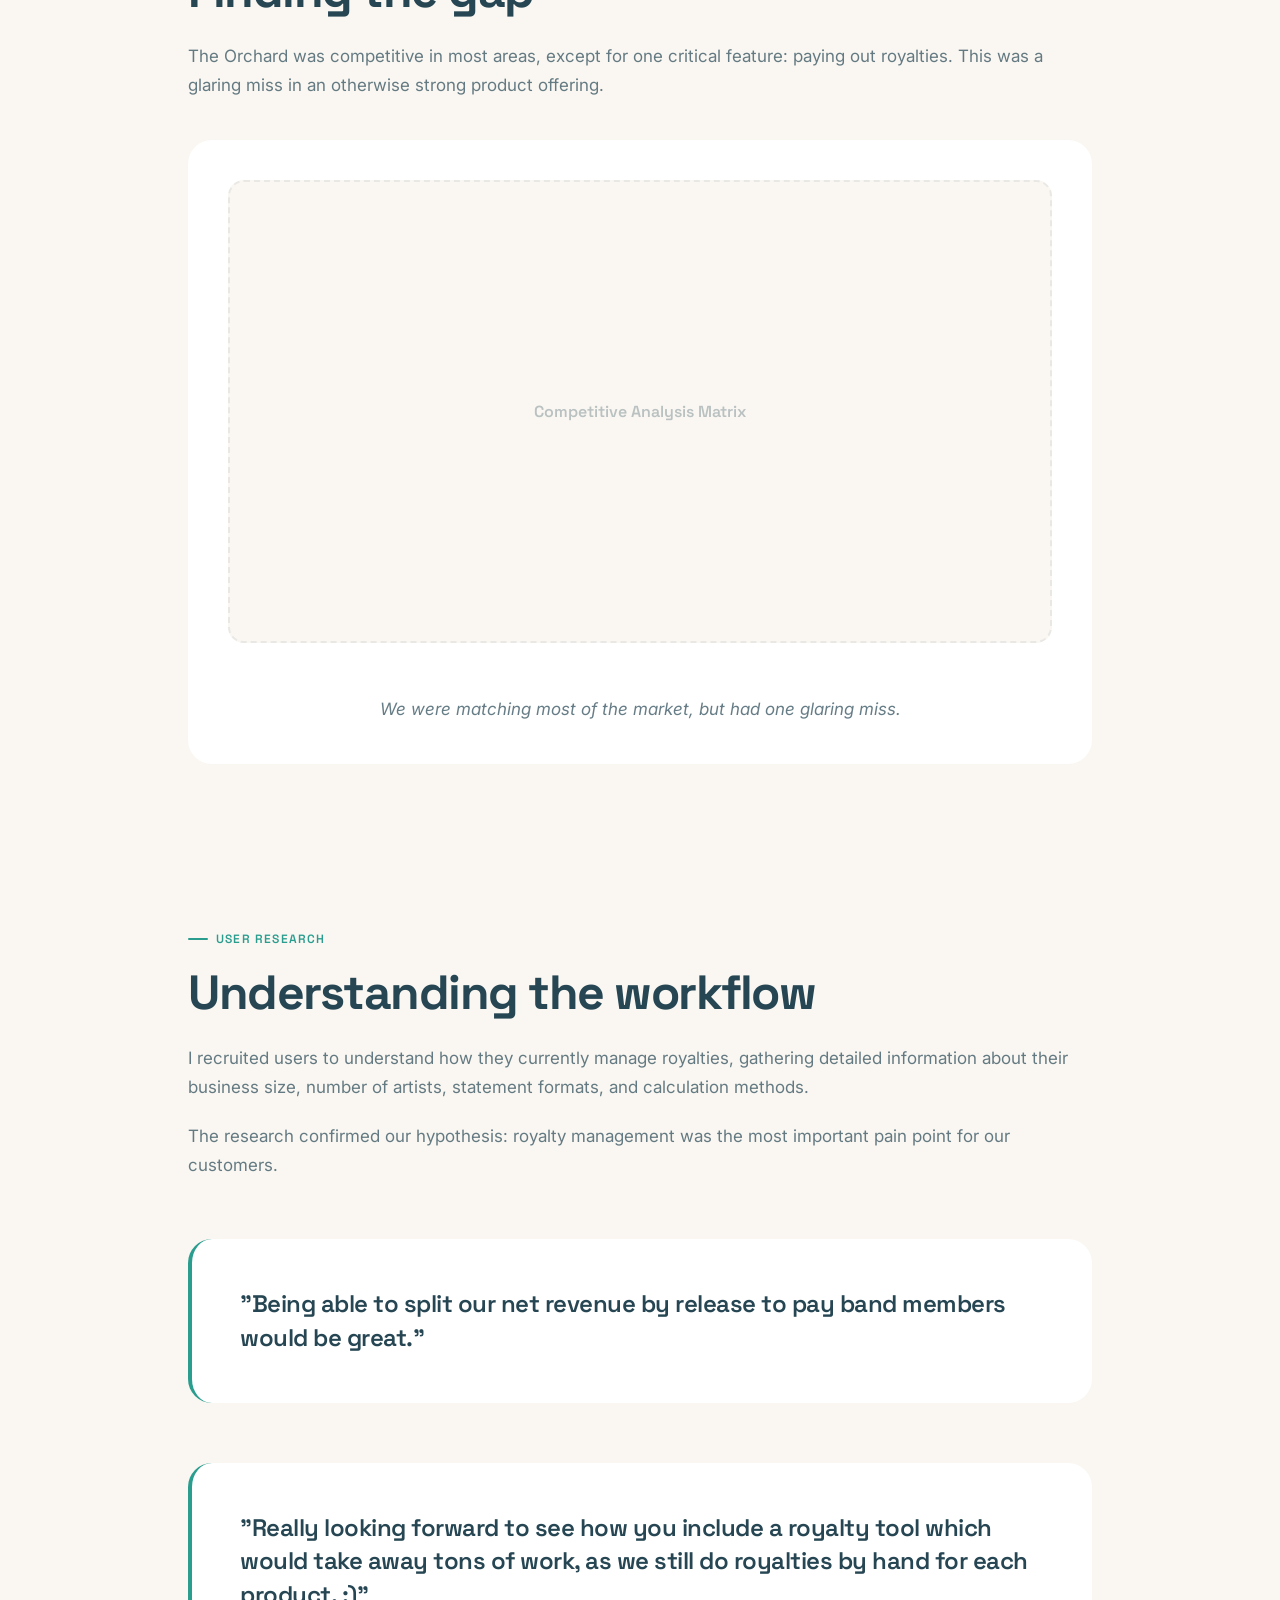
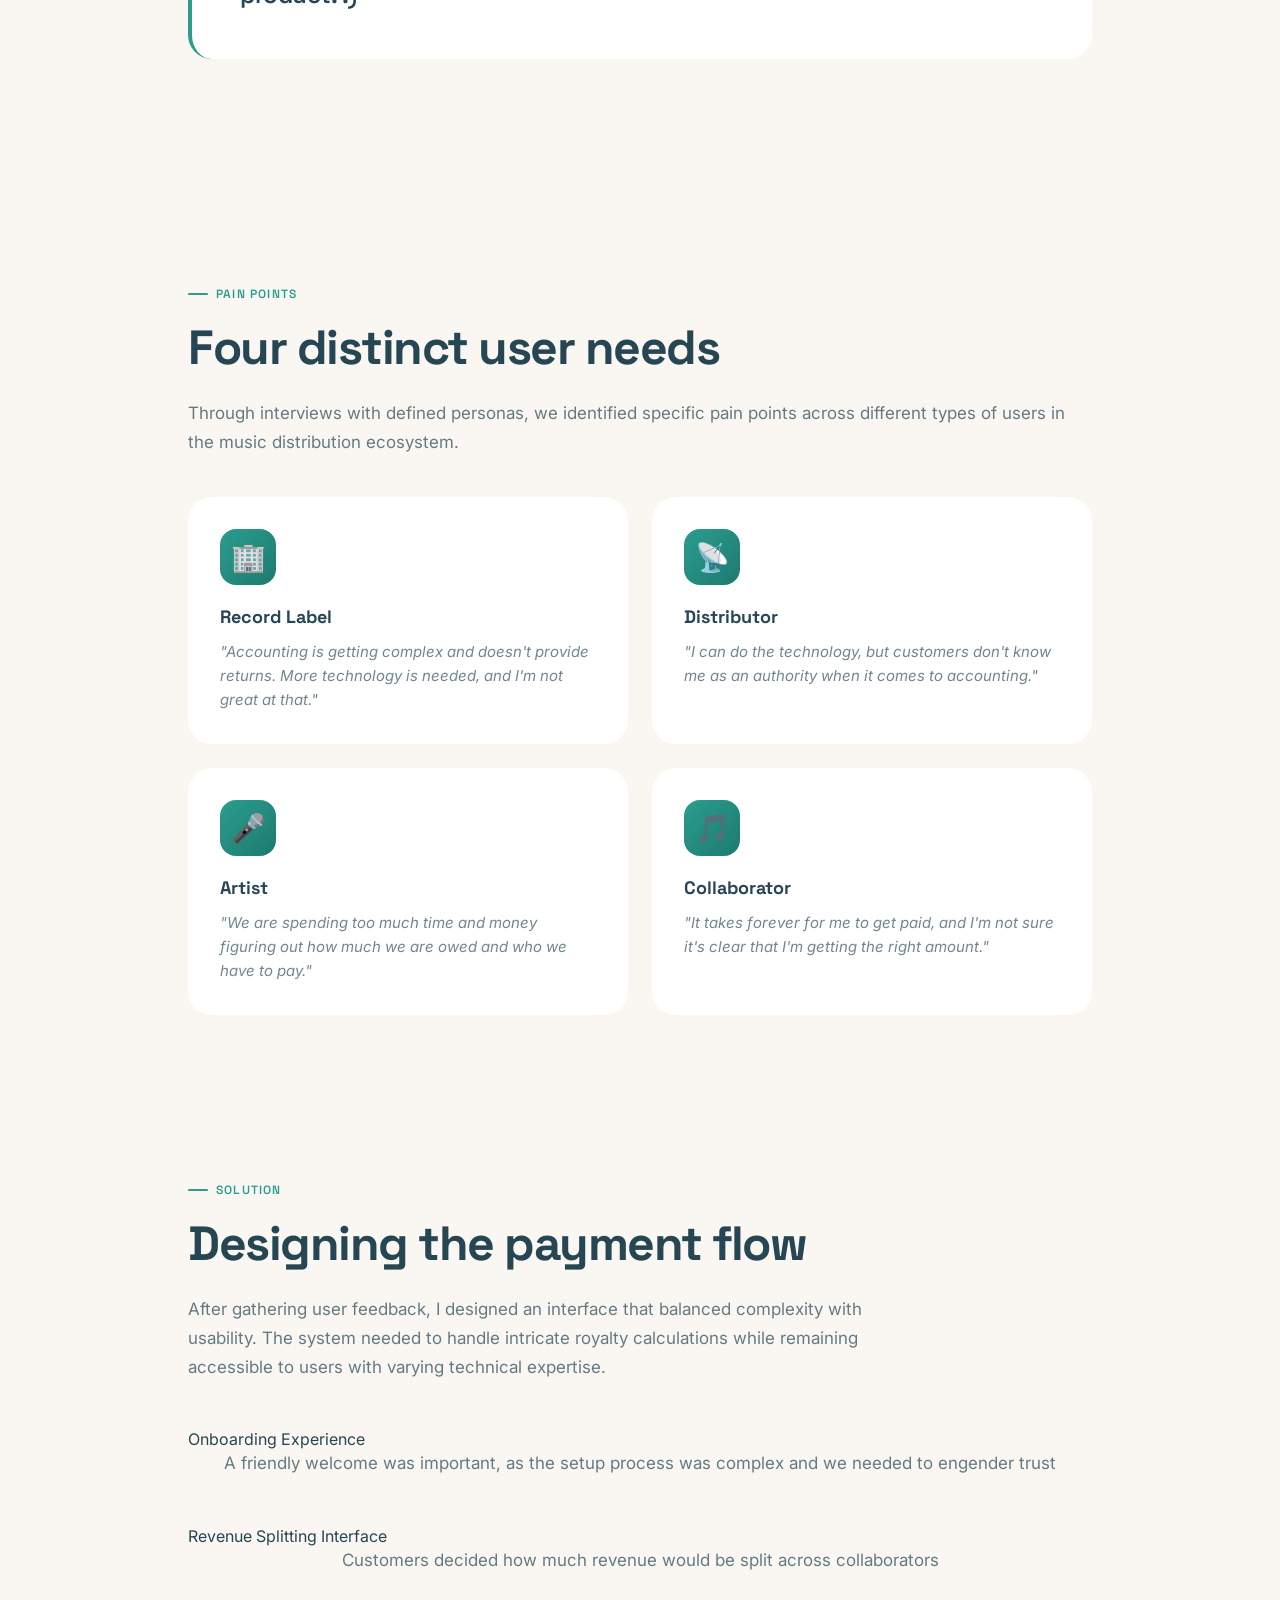
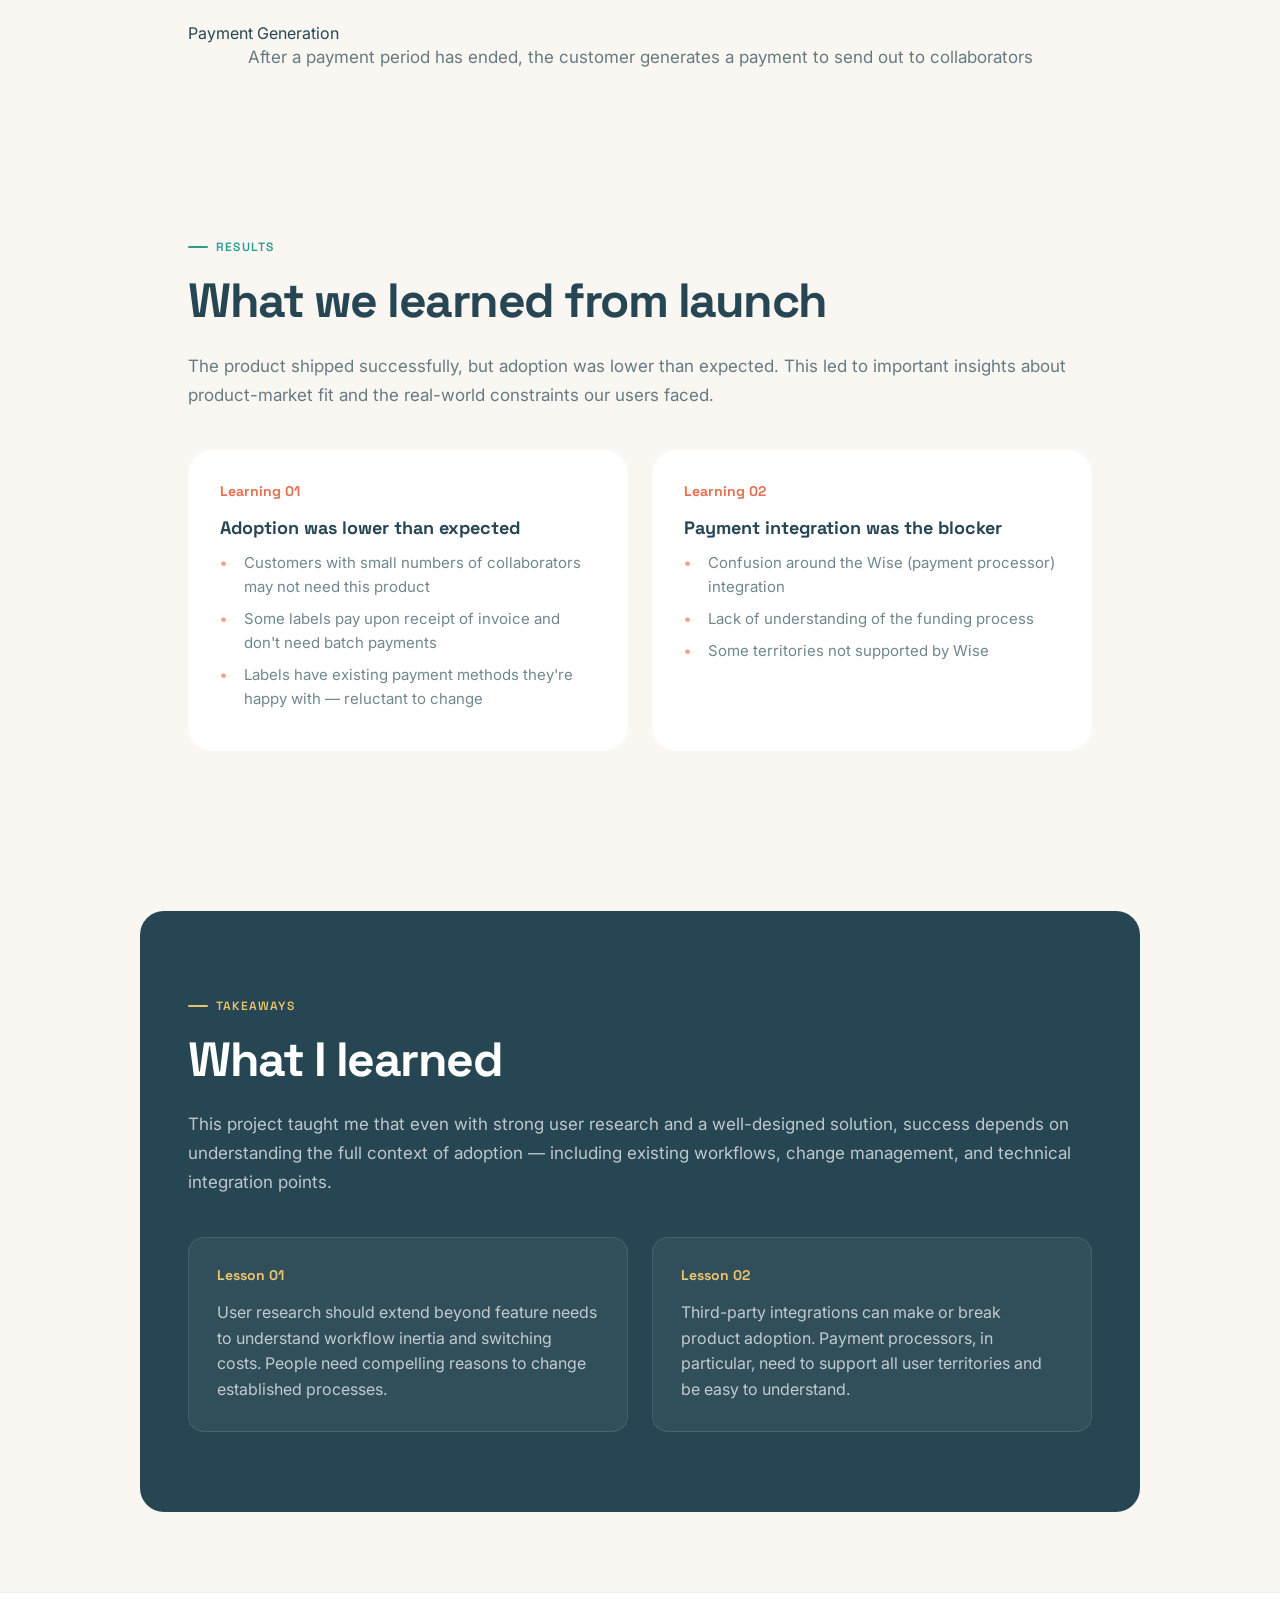
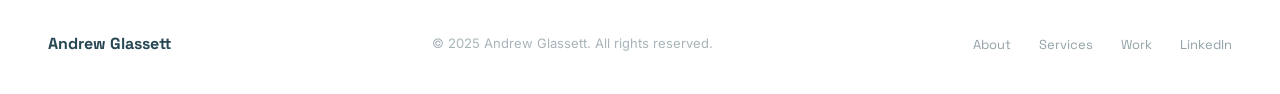
<file: work/sony.html>
<!DOCTYPE html>
<html lang="en">
<head>
  <meta charset="UTF-8" />
  <meta name="viewport" content="width=device-width, initial-scale=1.0" />
  <title>Building a Payment System for Artists — Andrew Glassett</title>
  <link rel="preconnect" href="https://fonts.googleapis.com" />
  <link rel="preconnect" href="https://fonts.gstatic.com" crossorigin />
  <link href="https://fonts.googleapis.com/css2?family=Space+Grotesk:wght@300;400;500;600;700&family=Inter:wght@300;400;500&display=swap" rel="stylesheet" />
  <link rel="stylesheet" href="../css/main.css" />
  <link rel="stylesheet" href="../css/case-study.css" />
  <style>
    /* ── STRATEGY CARDS ── */
    .strategy-cards {
      display: grid;
      grid-template-columns: repeat(3, 1fr);
      gap: 20px;
      margin-top: 40px;
    }

    .strategy-card {
      background: var(--white);
      border-radius: var(--radius-lg);
      padding: 28px;
      border-top: 4px solid var(--teal);
    }

    .strategy-num {
      font-family: 'Space Grotesk', sans-serif;
      font-size: 14px;
      font-weight: 700;
      color: var(--teal);
      margin-bottom: 12px;
      display: block;
    }

    .strategy-card p {
      font-size: 15px;
      line-height: 1.6;
      opacity: 0.7;
      margin: 0;
    }

    /* ── COMPETITIVE ANALYSIS ── */
    .comp-visual {
      background: var(--white);
      border-radius: var(--radius-lg);
      padding: 40px;
      margin-top: 40px;
      text-align: center;
    }

    .comp-visual-placeholder {
      width: 100%;
      aspect-ratio: 16/9;
      background: var(--cream);
      border-radius: var(--radius);
      display: flex;
      align-items: center;
      justify-content: center;
      border: 2px dashed var(--ink-80);
      margin-bottom: 20px;
    }

    .comp-visual-placeholder span {
      font-family: 'Space Grotesk', sans-serif;
      font-size: 16px;
      font-weight: 600;
      color: var(--ink);
      opacity: 0.3;
    }

    .comp-caption {
      font-size: 15px;
      line-height: 1.5;
      color: var(--ink);
      opacity: 0.6;
      font-style: italic;
    }

    /* ── PERSONA CARDS ── */
    .persona-grid {
      display: grid;
      grid-template-columns: 1fr 1fr;
      gap: 24px;
      margin-top: 40px;
    }

    .persona-card {
      background: var(--white);
      border-radius: var(--radius-lg);
      padding: 32px;
    }

    .persona-icon {
      width: 56px; height: 56px;
      border-radius: 16px;
      background: linear-gradient(135deg, var(--teal) 0%, #1e7a6f 100%);
      display: flex;
      align-items: center;
      justify-content: center;
      font-size: 28px;
      margin-bottom: 20px;
    }

    .persona-card h3 {
      font-family: 'Space Grotesk', sans-serif;
      font-size: 18px;
      font-weight: 700;
      color: var(--ink);
      margin-bottom: 12px;
    }

    .persona-card p {
      font-size: 15px;
      line-height: 1.6;
      opacity: 0.65;
      margin: 0;
      font-style: italic;
    }

    /* ── LEARNING CARDS ── */
    .learning-cards {
      display: grid;
      grid-template-columns: 1fr 1fr;
      gap: 24px;
      margin-top: 40px;
    }

    .learning-card {
      background: var(--white);
      border-radius: var(--radius-lg);
      padding: 32px;
    }

    .learning-num {
      font-family: 'Space Grotesk', sans-serif;
      font-size: 14px;
      font-weight: 700;
      color: var(--coral);
      margin-bottom: 16px;
      display: block;
    }

    .learning-card h3 {
      font-family: 'Space Grotesk', sans-serif;
      font-size: 18px;
      font-weight: 700;
      color: var(--ink);
      margin-bottom: 12px;
    }

    .learning-card p,
    .learning-card ul {
      font-size: 15px;
      line-height: 1.6;
      opacity: 0.65;
      margin: 0;
    }

    .learning-card ul {
      list-style: none;
      padding: 0;
      margin-top: 12px;
    }

    .learning-card li {
      padding-left: 24px;
      position: relative;
      margin-bottom: 8px;
    }

    .learning-card li::before {
      content: '•';
      position: absolute;
      left: 0;
      color: var(--coral);
      font-weight: 700;
    }

    @media (max-width: 900px) {
      .strategy-cards { grid-template-columns: 1fr; }
      .persona-grid { grid-template-columns: 1fr; }
      .learning-cards { grid-template-columns: 1fr; }
    }
  </style>
</head>
<body>

  <!-- NAV -->
  <nav>
    <a href="/" class="nav-logo">Andrew Glassett</a>
    <ul class="nav-links">
      <li><a href="/#about">About</a></li>
      <li><a href="/#services">Services</a></li>
      <li><a href="/#work">Work</a></li>
    </ul>
    <a href="/#contact" class="nav-availability">
      <div class="float-dot"></div>
      <span>Available now</span>
    </a>
  </nav>

  <!-- HERO -->
  <section class="cs-hero">
    <a href="/" class="cs-back">Back to work</a>

    <div class="cs-tags">
      <span class="cs-tag">Product Design</span>
      <span class="cs-tag enterprise">Enterprise</span>
    </div>

    <h1 class="cs-title">Building a Payment System for Artists</h1>

    <p class="cs-subtitle">
      A new royalty splitting and payment product for The Orchard, Sony Music's distribution platform,
      helping labels manage complex artist payments at scale.
    </p>

    <div class="cs-meta">
      <div class="cs-meta-item">
        <h4>Role</h4>
        <p>Lead Product Designer</p>
      </div>
      <div class="cs-meta-item">
        <h4>Client</h4>
        <p>Sony Music · The Orchard</p>
      </div>
      <div class="cs-meta-item">
        <h4>Timeline</h4>
        <p>12 Months</p>
      </div>
      <div class="cs-meta-item">
        <h4>Status</h4>
        <p>Shipped</p>
      </div>
    </div>
  </section>

  <!-- PROBLEM -->
  <section class="cs-section narrow">
    <div class="cs-section-label">The Challenge</div>
    <h2>Keeping customers through better tools</h2>
    <p>
      The Orchard needed to retain customers in a competitive market. They developed a three-pronged strategy:
    </p>

    <div class="strategy-cards">
      <div class="strategy-card">
        <span class="strategy-num">Strategy 01</span>
        <p>Provide better business intelligence</p>
      </div>
      <div class="strategy-card">
        <span class="strategy-num">Strategy 02</span>
        <p>Better tools for managing content</p>
      </div>
      <div class="strategy-card">
        <span class="strategy-num">Strategy 03</span>
        <p>Accounting tools that set us apart from competitors</p>
      </div>
    </div>

    <div class="cs-quote" style="margin-top: 48px;">
      <p>How might we provide accounting tools that help our customers better run their business?</p>
    </div>
  </section>

  <!-- COMPETITIVE ANALYSIS -->
  <section class="cs-section narrow">
    <div class="cs-section-label">Market Analysis</div>
    <h2>Finding the gap</h2>
    <p>
      The Orchard was competitive in most areas, except for one critical feature: paying out royalties.
      This was a glaring miss in an otherwise strong product offering.
    </p>

    <div class="comp-visual">
      <div class="comp-visual-placeholder">
        <span>Competitive Analysis Matrix</span>
      </div>
      <p class="comp-caption">We were matching most of the market, but had one glaring miss.</p>
    </div>
  </section>

  <!-- RESEARCH -->
  <section class="cs-section narrow">
    <div class="cs-section-label">User Research</div>
    <h2>Understanding the workflow</h2>
    <p>
      I recruited users to understand how they currently manage royalties, gathering detailed information
      about their business size, number of artists, statement formats, and calculation methods.
    </p>
    <p>
      The research confirmed our hypothesis: royalty management was the most important pain point for
      our customers.
    </p>

    <div class="cs-quote">
      <p>"Being able to split our net revenue by release to pay band members would be great."</p>
    </div>

    <div class="cs-quote">
      <p>"Really looking forward to see how you include a royalty tool which would take away tons of work,
      as we still do royalties by hand for each product. :)"</p>
    </div>
  </section>

  <!-- PERSONAS -->
  <section class="cs-section narrow">
    <div class="cs-section-label">Pain Points</div>
    <h2>Four distinct user needs</h2>
    <p>
      Through interviews with defined personas, we identified specific pain points across different
      types of users in the music distribution ecosystem.
    </p>

    <div class="persona-grid">
      <div class="persona-card">
        <div class="persona-icon">🏢</div>
        <h3>Record Label</h3>
        <p>"Accounting is getting complex and doesn't provide returns. More technology is needed,
        and I'm not great at that."</p>
      </div>

      <div class="persona-card">
        <div class="persona-icon">📡</div>
        <h3>Distributor</h3>
        <p>"I can do the technology, but customers don't know me as an authority when it comes
        to accounting."</p>
      </div>

      <div class="persona-card">
        <div class="persona-icon">🎤</div>
        <h3>Artist</h3>
        <p>"We are spending too much time and money figuring out how much we are owed and who
        we have to pay."</p>
      </div>

      <div class="persona-card">
        <div class="persona-icon">🎵</div>
        <h3>Collaborator</h3>
        <p>"It takes forever for me to get paid, and I'm not sure it's clear that I'm getting
        the right amount."</p>
      </div>
    </div>
  </section>

  <!-- VISUAL DESIGN -->
  <section class="cs-section">
    <div class="cs-section-label">Solution</div>
    <h2>Designing the payment flow</h2>
    <p style="max-width: 700px;">
      After gathering user feedback, I designed an interface that balanced complexity with usability.
      The system needed to handle intricate royalty calculations while remaining accessible to users
      with varying technical expertise.
    </p>

    <div class="visual-grid">
      <div class="visual-item">
        <div class="visual-placeholder">
          <span>Onboarding Experience</span>
        </div>
        <p class="visual-caption">A friendly welcome was important, as the setup process was complex and we needed to engender trust</p>
      </div>

      <div class="visual-item">
        <div class="visual-placeholder">
          <span>Revenue Splitting Interface</span>
        </div>
        <p class="visual-caption">Customers decided how much revenue would be split across collaborators</p>
      </div>

      <div class="visual-item">
        <div class="visual-placeholder">
          <span>Payment Generation</span>
        </div>
        <p class="visual-caption">After a payment period has ended, the customer generates a payment to send out to collaborators</p>
      </div>
    </div>
  </section>

  <!-- RESULTS -->
  <section class="cs-section narrow">
    <div class="cs-section-label">Results</div>
    <h2>What we learned from launch</h2>
    <p>
      The product shipped successfully, but adoption was lower than expected. This led to important
      insights about product-market fit and the real-world constraints our users faced.
    </p>

    <div class="learning-cards">
      <div class="learning-card">
        <span class="learning-num">Learning 01</span>
        <h3>Adoption was lower than expected</h3>
        <ul>
          <li>Customers with small numbers of collaborators may not need this product</li>
          <li>Some labels pay upon receipt of invoice and don't need batch payments</li>
          <li>Labels have existing payment methods they're happy with — reluctant to change</li>
        </ul>
      </div>

      <div class="learning-card">
        <span class="learning-num">Learning 02</span>
        <h3>Payment integration was the blocker</h3>
        <ul>
          <li>Confusion around the Wise (payment processor) integration</li>
          <li>Lack of understanding of the funding process</li>
          <li>Some territories not supported by Wise</li>
        </ul>
      </div>
    </div>
  </section>

  <!-- LESSONS -->
  <section class="cs-section dark">
    <div class="cs-section-label">Takeaways</div>
    <h2>What I learned</h2>
    <p>
      This project taught me that even with strong user research and a well-designed solution,
      success depends on understanding the full context of adoption — including existing workflows,
      change management, and technical integration points.
    </p>

    <div class="lesson-cards">
      <div class="lesson-card">
        <span class="lesson-num">Lesson 01</span>
        <p>
          User research should extend beyond feature needs to understand workflow inertia and
          switching costs. People need compelling reasons to change established processes.
        </p>
      </div>
      <div class="lesson-card">
        <span class="lesson-num">Lesson 02</span>
        <p>
          Third-party integrations can make or break product adoption. Payment processors,
          in particular, need to support all user territories and be easy to understand.
        </p>
      </div>
    </div>
  </section>

  <!-- FOOTER -->
  <footer>
    <div class="footer-logo">Andrew Glassett</div>
    <p class="footer-copy">© 2025 Andrew Glassett. All rights reserved.</p>
    <ul class="footer-links">
      <li><a href="/#about">About</a></li>
      <li><a href="/#services">Services</a></li>
      <li><a href="/#work">Work</a></li>
      <li><a href="https://linkedin.com/in/andrewglassett" target="_blank">LinkedIn</a></li>
    </ul>
  </footer>

</body>
</html>
</file>
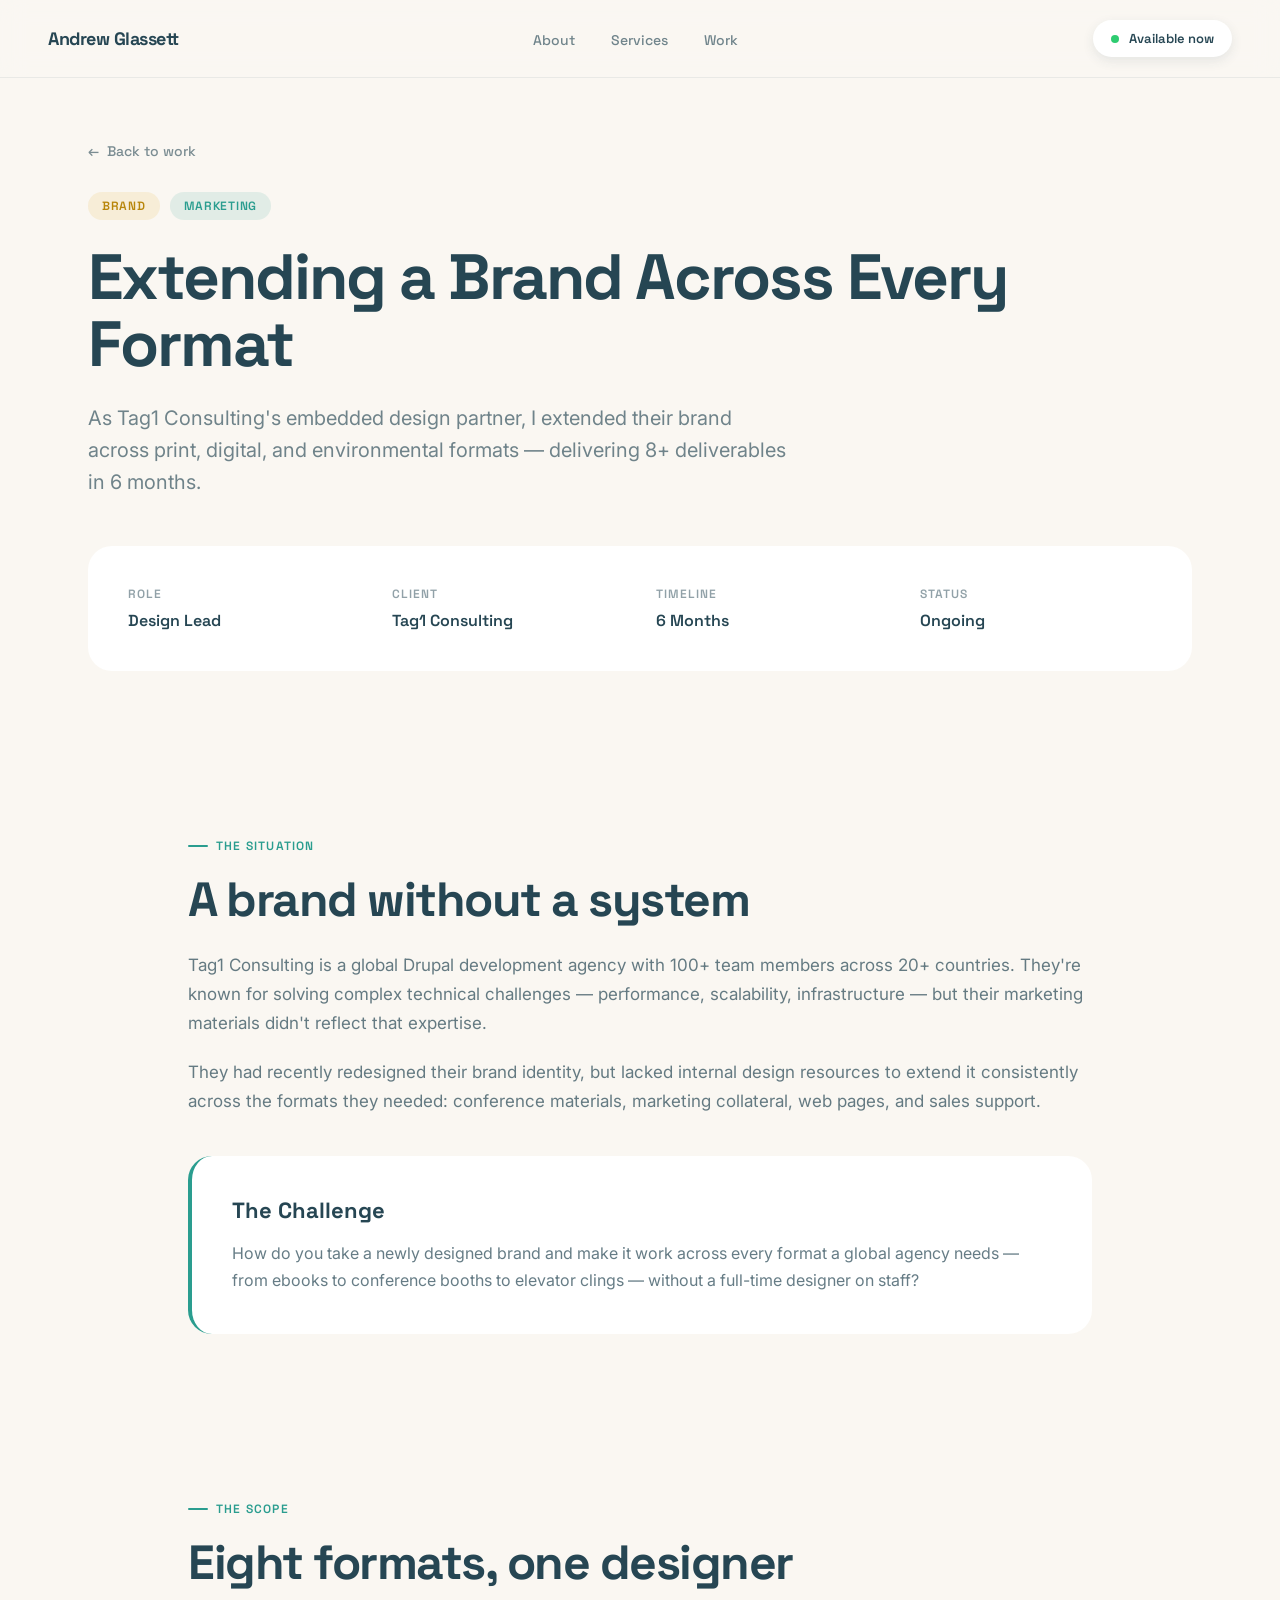
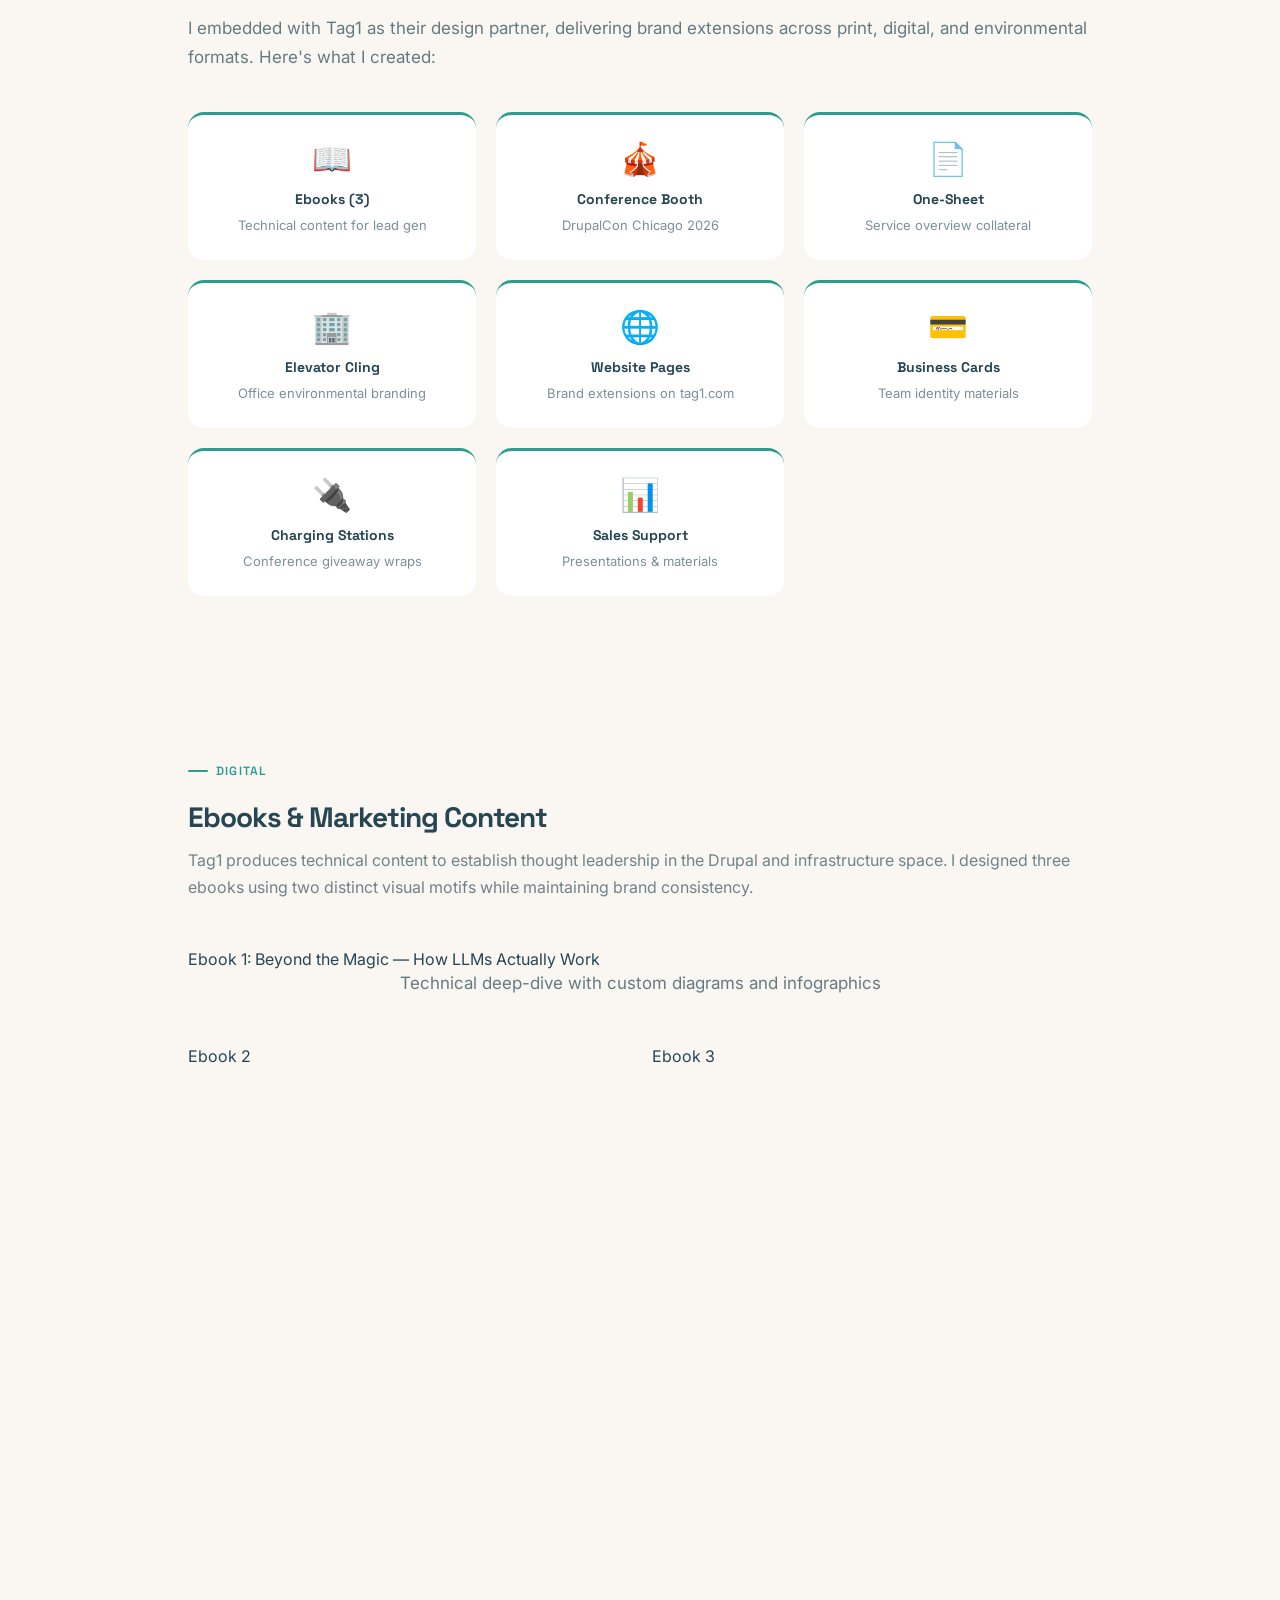
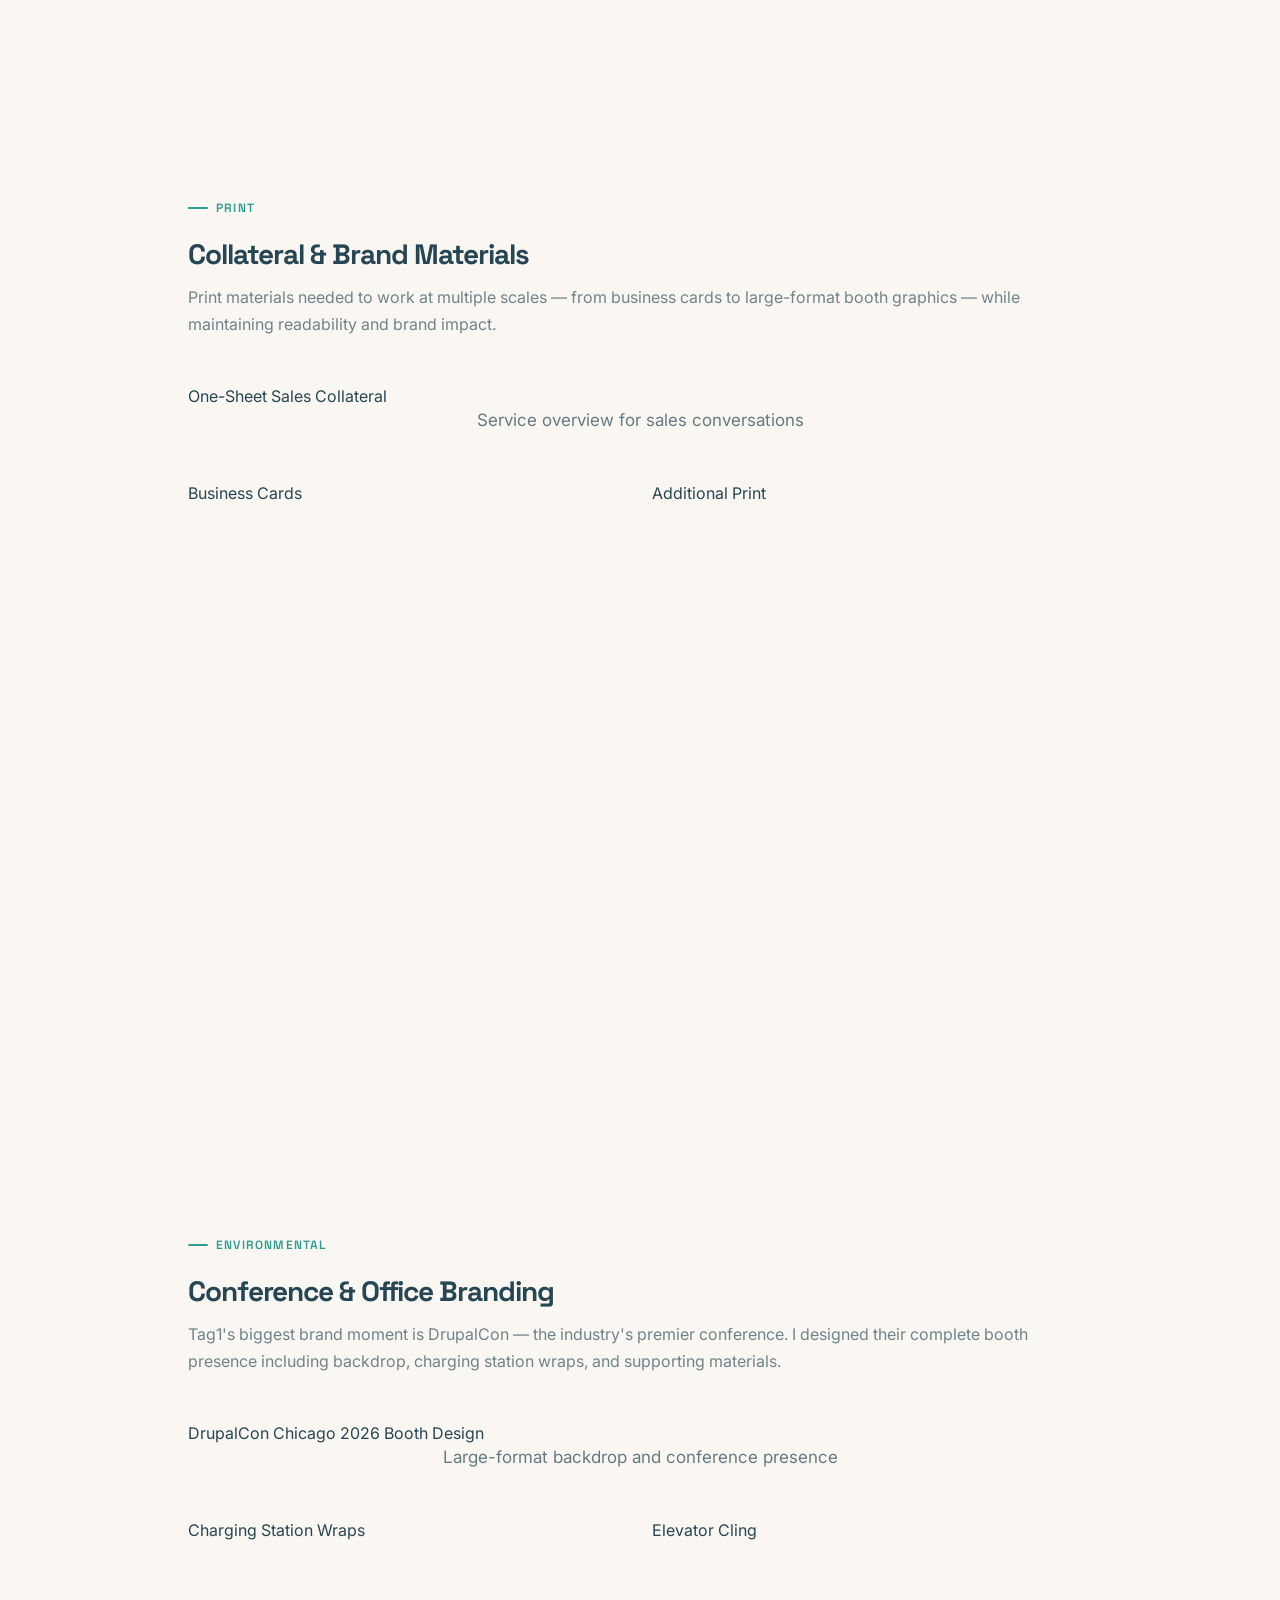
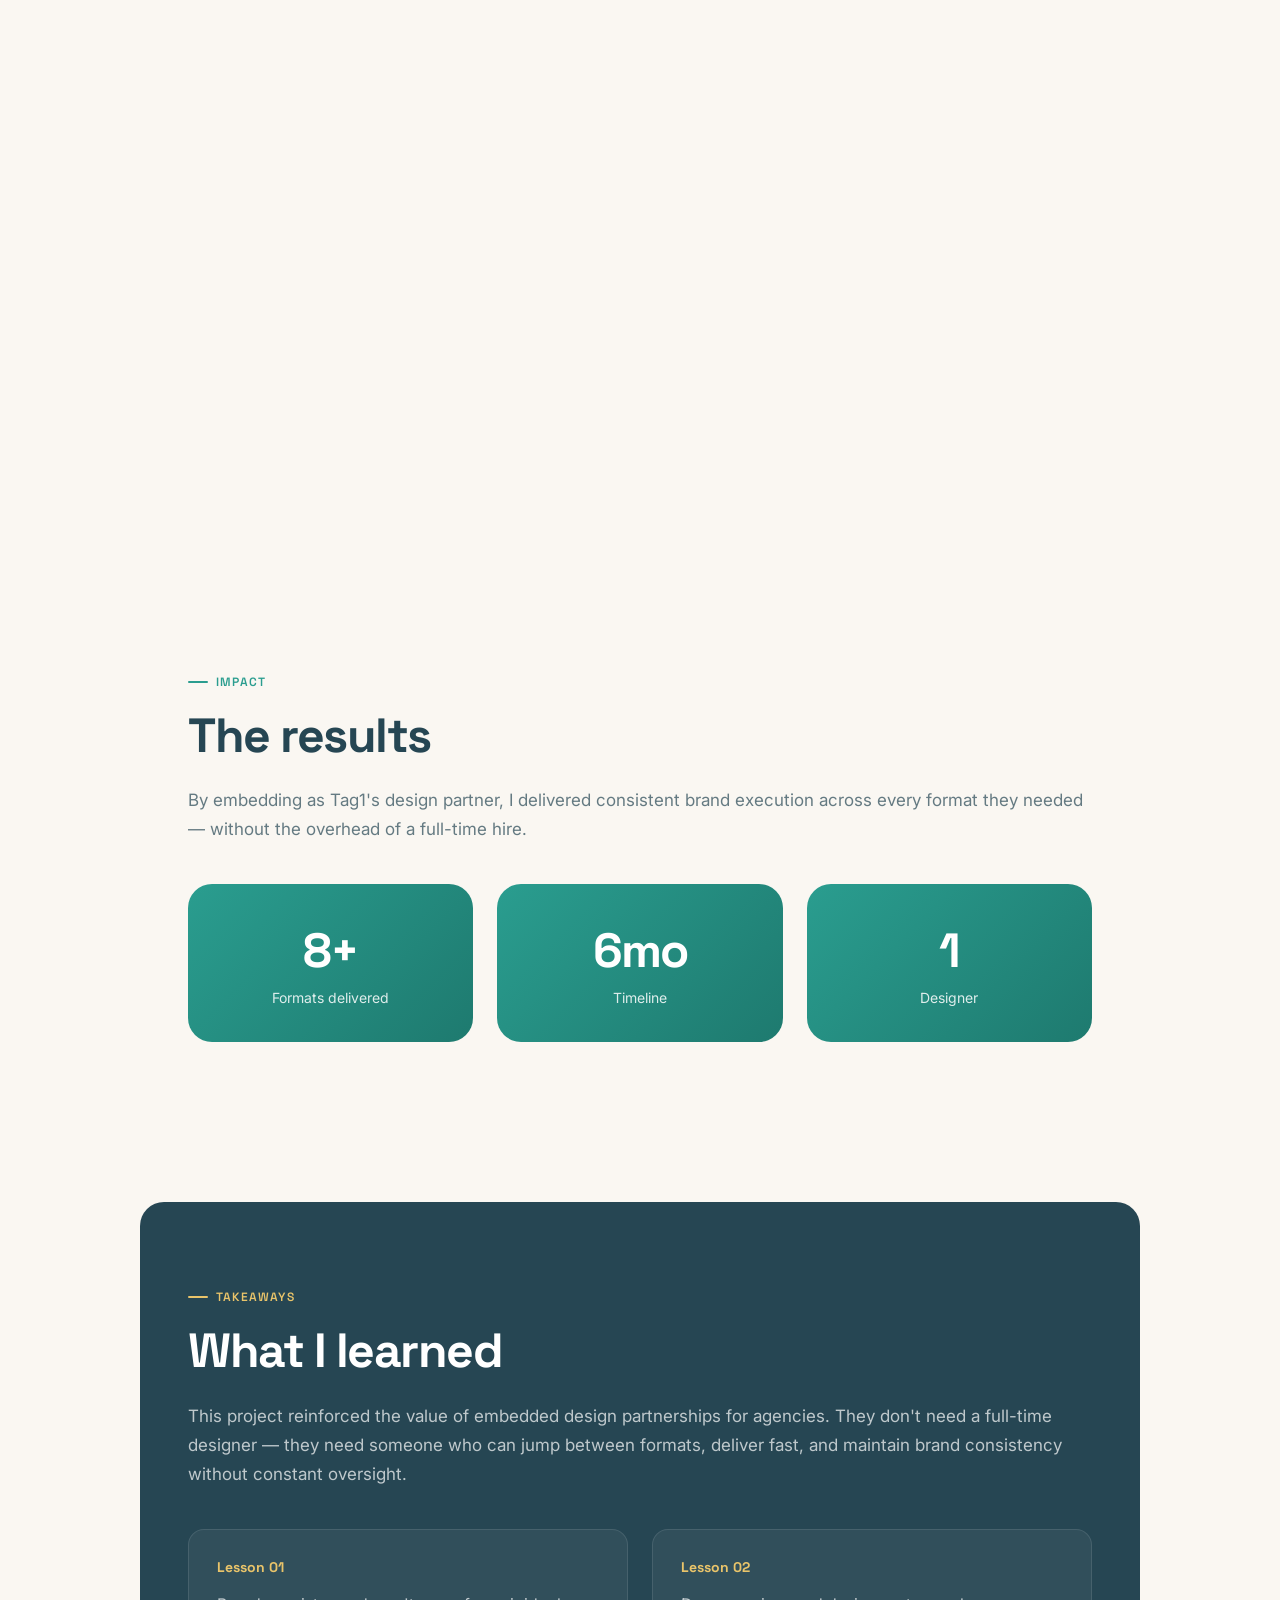
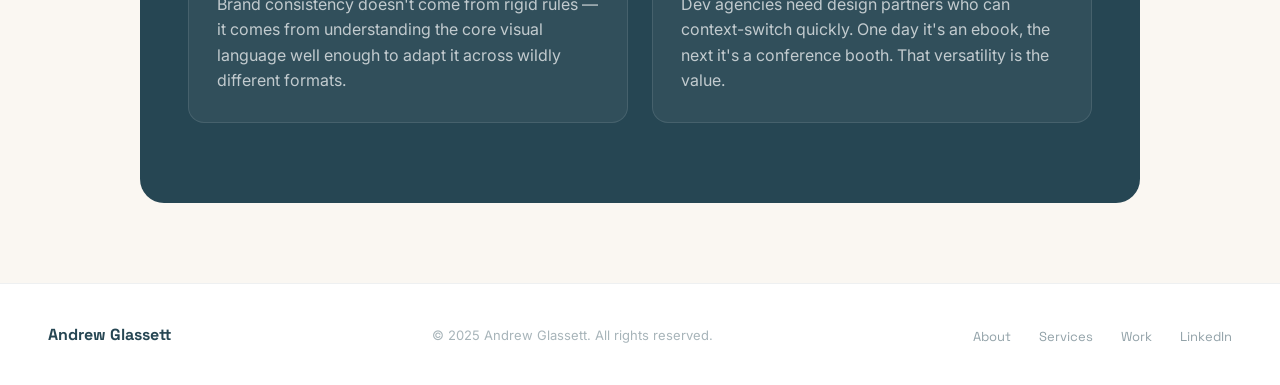
<file: work/tag1-brand.html>
<!DOCTYPE html>
<html lang="en">
<head>
  <meta charset="UTF-8" />
  <meta name="viewport" content="width=device-width, initial-scale=1.0" />
  <title>Extending a Brand Across Every Format — Andrew Glassett</title>
  <link rel="preconnect" href="https://fonts.googleapis.com" />
  <link rel="preconnect" href="https://fonts.gstatic.com" crossorigin />
  <link href="https://fonts.googleapis.com/css2?family=Space+Grotesk:wght@300;400;500;600;700&family=Inter:wght@300;400;500&display=swap" rel="stylesheet" />
  <link rel="stylesheet" href="../css/main.css" />
  <link rel="stylesheet" href="../css/case-study.css" />
  <style>
    /* ── SITUATION CARD ── */
    .situation-card {
      background: var(--white);
      border-radius: var(--radius-lg);
      padding: 40px;
      border-left: 4px solid var(--teal);
      margin-top: 40px;
    }

    .situation-card h3 {
      font-family: 'Space Grotesk', sans-serif;
      font-size: 22px;
      font-weight: 700;
      color: var(--ink);
      margin-bottom: 16px;
    }

    .situation-card p {
      font-size: 16px;
      line-height: 1.7;
      opacity: 0.7;
      margin: 0;
    }

    /* ── SCOPE GRID ── */
    .scope-grid {
      display: grid;
      grid-template-columns: repeat(3, 1fr);
      gap: 20px;
      margin-top: 40px;
    }

    .scope-item {
      background: var(--white);
      border-radius: var(--radius);
      padding: 24px 20px;
      text-align: center;
      border-top: 3px solid var(--teal);
    }

    .scope-icon {
      font-size: 32px;
      margin-bottom: 12px;
      display: block;
    }

    .scope-item h4 {
      font-family: 'Space Grotesk', sans-serif;
      font-size: 14px;
      font-weight: 700;
      color: var(--ink);
      margin-bottom: 6px;
    }

    .scope-item p {
      font-size: 13px;
      opacity: 0.6;
      margin: 0;
    }

    /* ── VISUAL ITEM GRID-2 ── */
    .visual-item.grid-2 {
      display: grid;
      grid-template-columns: 1fr 1fr;
      gap: 24px;
    }

    .visual-item.grid-2 .visual-placeholder {
      aspect-ratio: 3/4;
    }

    /* ── IMPACT CARD (teal) ── */
    .impact-card {
      background: linear-gradient(135deg, var(--teal) 0%, #1e7a6f 100%);
      border-radius: var(--radius-lg);
      padding: 36px 32px;
      color: var(--white);
      text-align: center;
    }

    @media (max-width: 900px) {
      .scope-grid { grid-template-columns: 1fr; }
      .visual-item.grid-2 { grid-template-columns: 1fr; }
    }
  </style>
</head>
<body>

  <!-- NAV -->
  <nav>
    <a href="/" class="nav-logo">Andrew Glassett</a>
    <ul class="nav-links">
      <li><a href="/#about">About</a></li>
      <li><a href="/#services">Services</a></li>
      <li><a href="/#work">Work</a></li>
    </ul>
    <a href="/#contact" class="nav-availability">
      <div class="float-dot"></div>
      <span>Available now</span>
    </a>
  </nav>

  <!-- HERO -->
  <section class="cs-hero">
    <a href="/" class="cs-back">Back to work</a>

    <div class="cs-tags">
      <span class="cs-tag brand">Brand</span>
      <span class="cs-tag">Marketing</span>
    </div>

    <h1 class="cs-title">Extending a Brand Across Every Format</h1>

    <p class="cs-subtitle">
      As Tag1 Consulting's embedded design partner, I extended their brand across print, digital,
      and environmental formats — delivering 8+ deliverables in 6 months.
    </p>

    <div class="cs-meta">
      <div class="cs-meta-item">
        <h4>Role</h4>
        <p>Design Lead</p>
      </div>
      <div class="cs-meta-item">
        <h4>Client</h4>
        <p>Tag1 Consulting</p>
      </div>
      <div class="cs-meta-item">
        <h4>Timeline</h4>
        <p>6 Months</p>
      </div>
      <div class="cs-meta-item">
        <h4>Status</h4>
        <p>Ongoing</p>
      </div>
    </div>
  </section>

  <!-- SITUATION -->
  <section class="cs-section narrow">
    <div class="cs-section-label">The Situation</div>
    <h2>A brand without a system</h2>
    <p>
      Tag1 Consulting is a global Drupal development agency with 100+ team members across 20+ countries.
      They're known for solving complex technical challenges — performance, scalability, infrastructure —
      but their marketing materials didn't reflect that expertise.
    </p>
    <p>
      They had recently redesigned their brand identity, but lacked internal design resources to extend
      it consistently across the formats they needed: conference materials, marketing collateral, web pages,
      and sales support.
    </p>

    <div class="situation-card">
      <h3>The Challenge</h3>
      <p>
        How do you take a newly designed brand and make it work across every format a global agency needs —
        from ebooks to conference booths to elevator clings — without a full-time designer on staff?
      </p>
    </div>
  </section>

  <!-- SCOPE -->
  <section class="cs-section narrow">
    <div class="cs-section-label">The Scope</div>
    <h2>Eight formats, one designer</h2>
    <p>
      I embedded with Tag1 as their design partner, delivering brand extensions across print, digital,
      and environmental formats. Here's what I created:
    </p>

    <div class="scope-grid">
      <div class="scope-item">
        <span class="scope-icon">📖</span>
        <h4>Ebooks (3)</h4>
        <p>Technical content for lead gen</p>
      </div>
      <div class="scope-item">
        <span class="scope-icon">🎪</span>
        <h4>Conference Booth</h4>
        <p>DrupalCon Chicago 2026</p>
      </div>
      <div class="scope-item">
        <span class="scope-icon">📄</span>
        <h4>One-Sheet</h4>
        <p>Service overview collateral</p>
      </div>
      <div class="scope-item">
        <span class="scope-icon">🏢</span>
        <h4>Elevator Cling</h4>
        <p>Office environmental branding</p>
      </div>
      <div class="scope-item">
        <span class="scope-icon">🌐</span>
        <h4>Website Pages</h4>
        <p>Brand extensions on tag1.com</p>
      </div>
      <div class="scope-item">
        <span class="scope-icon">💳</span>
        <h4>Business Cards</h4>
        <p>Team identity materials</p>
      </div>
      <div class="scope-item">
        <span class="scope-icon">🔌</span>
        <h4>Charging Stations</h4>
        <p>Conference giveaway wraps</p>
      </div>
      <div class="scope-item">
        <span class="scope-icon">📊</span>
        <h4>Sales Support</h4>
        <p>Presentations & materials</p>
      </div>
    </div>
  </section>

  <!-- DIGITAL WORK -->
  <section class="cs-section">
    <div class="cs-section-label">Digital</div>
    <div class="visual-header">
      <h3>Ebooks & Marketing Content</h3>
      <p>
        Tag1 produces technical content to establish thought leadership in the Drupal and infrastructure space.
        I designed three ebooks using two distinct visual motifs while maintaining brand consistency.
      </p>
    </div>

    <div class="visual-grid">
      <div class="visual-item">
        <div class="visual-placeholder">
          <span>Ebook 1: Beyond the Magic — How LLMs Actually Work</span>
        </div>
        <p class="visual-caption">Technical deep-dive with custom diagrams and infographics</p>
      </div>

      <div class="visual-item grid-2">
        <div>
          <div class="visual-placeholder">
            <span>Ebook 2</span>
          </div>
        </div>
        <div>
          <div class="visual-placeholder">
            <span>Ebook 3</span>
          </div>
        </div>
      </div>
    </div>
  </section>

  <!-- PRINT WORK -->
  <section class="cs-section">
    <div class="cs-section-label">Print</div>
    <div class="visual-header">
      <h3>Collateral & Brand Materials</h3>
      <p>
        Print materials needed to work at multiple scales — from business cards to large-format booth graphics —
        while maintaining readability and brand impact.
      </p>
    </div>

    <div class="visual-grid">
      <div class="visual-item">
        <div class="visual-placeholder">
          <span>One-Sheet Sales Collateral</span>
        </div>
        <p class="visual-caption">Service overview for sales conversations</p>
      </div>

      <div class="visual-item grid-2">
        <div>
          <div class="visual-placeholder">
            <span>Business Cards</span>
          </div>
        </div>
        <div>
          <div class="visual-placeholder">
            <span>Additional Print</span>
          </div>
        </div>
      </div>
    </div>
  </section>

  <!-- ENVIRONMENTAL WORK -->
  <section class="cs-section">
    <div class="cs-section-label">Environmental</div>
    <div class="visual-header">
      <h3>Conference & Office Branding</h3>
      <p>
        Tag1's biggest brand moment is DrupalCon — the industry's premier conference. I designed their complete
        booth presence including backdrop, charging station wraps, and supporting materials.
      </p>
    </div>

    <div class="visual-grid">
      <div class="visual-item">
        <div class="visual-placeholder">
          <span>DrupalCon Chicago 2026 Booth Design</span>
        </div>
        <p class="visual-caption">Large-format backdrop and conference presence</p>
      </div>

      <div class="visual-item grid-2">
        <div>
          <div class="visual-placeholder">
            <span>Charging Station Wraps</span>
          </div>
        </div>
        <div>
          <div class="visual-placeholder">
            <span>Elevator Cling</span>
          </div>
        </div>
      </div>
    </div>
  </section>

  <!-- IMPACT -->
  <section class="cs-section narrow">
    <div class="cs-section-label">Impact</div>
    <h2>The results</h2>
    <p>
      By embedding as Tag1's design partner, I delivered consistent brand execution across every format they
      needed — without the overhead of a full-time hire.
    </p>

    <div class="impact-grid">
      <div class="impact-card">
        <div class="impact-value">8+</div>
        <div class="impact-label">Formats delivered</div>
      </div>
      <div class="impact-card">
        <div class="impact-value">6mo</div>
        <div class="impact-label">Timeline</div>
      </div>
      <div class="impact-card">
        <div class="impact-value">1</div>
        <div class="impact-label">Designer</div>
      </div>
    </div>
  </section>

  <!-- LESSONS -->
  <section class="cs-section dark">
    <div class="cs-section-label">Takeaways</div>
    <h2>What I learned</h2>
    <p>
      This project reinforced the value of embedded design partnerships for agencies. They don't need a
      full-time designer — they need someone who can jump between formats, deliver fast, and maintain
      brand consistency without constant oversight.
    </p>

    <div class="lesson-cards">
      <div class="lesson-card">
        <span class="lesson-num">Lesson 01</span>
        <p>
          Brand consistency doesn't come from rigid rules — it comes from understanding the core visual
          language well enough to adapt it across wildly different formats.
        </p>
      </div>
      <div class="lesson-card">
        <span class="lesson-num">Lesson 02</span>
        <p>
          Dev agencies need design partners who can context-switch quickly. One day it's an ebook,
          the next it's a conference booth. That versatility is the value.
        </p>
      </div>
    </div>
  </section>

  <!-- FOOTER -->
  <footer>
    <div class="footer-logo">Andrew Glassett</div>
    <p class="footer-copy">© 2025 Andrew Glassett. All rights reserved.</p>
    <ul class="footer-links">
      <li><a href="/#about">About</a></li>
      <li><a href="/#services">Services</a></li>
      <li><a href="/#work">Work</a></li>
      <li><a href="https://linkedin.com/in/andrewglassett" target="_blank">LinkedIn</a></li>
    </ul>
  </footer>

</body>
</html>
</file>
<file: css/main.css>
*, *::before, *::after { box-sizing: border-box; margin: 0; padding: 0; }

:root {
  --ink:     #264653;
  --teal:    #2A9D8F;
  --gold:    #E9C46A;
  --sand:    #F4A261;
  --coral:   #E76F51;
  --cream:   #FAF7F2;
  --white:   #FFFFFF;
  --ink-80:  rgba(38,70,83,0.08);
  --radius:  16px;
  --radius-lg: 24px;
}

html { scroll-behavior: smooth; }

body {
  font-family: 'Inter', sans-serif;
  background: var(--cream);
  color: var(--ink);
  overflow-x: hidden;
}

/* ── NAV ── */
nav {
  position: fixed;
  top: 0; left: 0; right: 0;
  z-index: 100;
  padding: 20px 48px;
  display: flex;
  align-items: center;
  justify-content: space-between;
  background: rgba(250,247,242,0.85);
  backdrop-filter: blur(12px);
  border-bottom: 1px solid var(--ink-80);
}

.nav-logo {
  font-family: 'Space Grotesk', sans-serif;
  font-weight: 700;
  font-size: 18px;
  color: var(--ink);
  text-decoration: none;
  letter-spacing: -0.5px;
}

.nav-links {
  display: flex;
  gap: 36px;
  list-style: none;
}

.nav-links a {
  font-family: 'Space Grotesk', sans-serif;
  font-size: 14px;
  font-weight: 500;
  color: var(--ink);
  text-decoration: none;
  opacity: 0.65;
  transition: opacity 0.2s;
}

.nav-links a:hover { opacity: 1; }

.nav-availability {
  display: flex;
  align-items: center;
  gap: 10px;
  background: var(--white);
  padding: 10px 18px;
  border-radius: 100px;
  font-family: 'Space Grotesk', sans-serif;
  font-size: 13px;
  font-weight: 600;
  color: var(--ink);
  text-decoration: none;
  box-shadow: 0 4px 12px rgba(38,70,83,0.1);
  transition: transform 0.2s, box-shadow 0.2s;
}

.nav-availability:hover {
  transform: translateY(-2px);
  box-shadow: 0 6px 16px rgba(38,70,83,0.15);
}

.float-dot {
  width: 8px; height: 8px;
  border-radius: 50%;
  background: #2ecc71;
  flex-shrink: 0;
}

/* ── FOOTER ── */
footer {
  border-top: 1px solid var(--ink-80);
  padding: 40px 48px;
  display: flex;
  justify-content: space-between;
  align-items: center;
  background: var(--white);
}

.footer-logo {
  font-family: 'Space Grotesk', sans-serif;
  font-weight: 700;
  font-size: 16px;
  color: var(--ink);
}

.footer-copy {
  font-size: 13px;
  color: var(--ink);
  opacity: 0.4;
}

.footer-links {
  display: flex;
  gap: 28px;
  list-style: none;
}

.footer-links a {
  font-family: 'Space Grotesk', sans-serif;
  font-size: 13px;
  color: var(--ink);
  opacity: 0.5;
  text-decoration: none;
  transition: opacity 0.2s;
}

.footer-links a:hover { opacity: 1; }

@media (max-width: 900px) {
  nav { padding: 16px 24px; }
  .nav-links { display: none; }
  footer { flex-direction: column; gap: 20px; text-align: center; padding: 32px 24px; }
}
</file>
<file: css/case-study.css>
/* ── CASE STUDY HERO ── */
.cs-hero {
  padding: 140px 48px 80px;
  max-width: 1200px;
  margin: 0 auto;
}

.cs-back {
  display: inline-flex;
  align-items: center;
  gap: 8px;
  font-family: 'Space Grotesk', sans-serif;
  font-size: 14px;
  font-weight: 500;
  color: var(--ink);
  text-decoration: none;
  opacity: 0.6;
  margin-bottom: 32px;
  transition: opacity 0.2s;
}

.cs-back:hover { opacity: 1; }

.cs-back::before {
  content: '←';
  transition: transform 0.2s;
}

.cs-back:hover::before {
  transform: translateX(-4px);
}

.cs-tags {
  display: flex;
  gap: 10px;
  margin-bottom: 24px;
}

.cs-tag {
  font-family: 'Space Grotesk', sans-serif;
  font-size: 12px;
  font-weight: 600;
  letter-spacing: 0.06em;
  text-transform: uppercase;
  padding: 6px 14px;
  border-radius: 100px;
  background: rgba(42,157,143,0.12);
  color: var(--teal);
}

.cs-tag.web,
.cs-tag.brand,
.cs-tag.enterprise {
  background: rgba(233,196,106,0.2);
  color: #b8860b;
}

.cs-tag.research {
  background: rgba(42,157,143,0.12);
  color: var(--teal);
}

.cs-title {
  font-family: 'Space Grotesk', sans-serif;
  font-size: clamp(42px, 5vw, 64px);
  font-weight: 700;
  line-height: 1.05;
  letter-spacing: -2px;
  color: var(--ink);
  margin-bottom: 24px;
}

.cs-subtitle {
  font-size: 20px;
  line-height: 1.6;
  color: var(--ink);
  opacity: 0.65;
  margin-bottom: 48px;
  max-width: 700px;
}

.cs-meta {
  display: grid;
  grid-template-columns: repeat(4, 1fr);
  gap: 32px;
  padding: 40px;
  background: var(--white);
  border-radius: var(--radius-lg);
}

.cs-meta-item h4 {
  font-family: 'Space Grotesk', sans-serif;
  font-size: 12px;
  font-weight: 600;
  letter-spacing: 0.08em;
  text-transform: uppercase;
  color: var(--ink);
  opacity: 0.5;
  margin-bottom: 8px;
}

.cs-meta-item p {
  font-family: 'Space Grotesk', sans-serif;
  font-size: 16px;
  font-weight: 600;
  color: var(--ink);
}

/* ── CONTENT SECTIONS ── */
.cs-section {
  max-width: 1000px;
  margin: 0 auto;
  padding: 80px 48px;
}

.cs-section-label {
  display: inline-flex;
  align-items: center;
  gap: 8px;
  font-family: 'Space Grotesk', sans-serif;
  font-size: 12px;
  font-weight: 600;
  letter-spacing: 0.1em;
  text-transform: uppercase;
  color: var(--teal);
  margin-bottom: 20px;
}

.cs-section-label::before {
  content: '';
  display: block;
  width: 20px; height: 2px;
  background: var(--teal);
  border-radius: 2px;
}

.cs-section h2 {
  font-family: 'Space Grotesk', sans-serif;
  font-size: clamp(32px, 4vw, 48px);
  font-weight: 700;
  letter-spacing: -1.5px;
  line-height: 1.1;
  color: var(--ink);
  margin-bottom: 24px;
}

.cs-section p {
  font-size: 17px;
  line-height: 1.7;
  color: var(--ink);
  opacity: 0.7;
  margin-bottom: 20px;
}

.cs-section p:last-of-type { margin-bottom: 0; }

/* ── DARK SECTION ── */
.cs-section.dark {
  background: var(--ink);
  color: var(--white);
  border-radius: var(--radius-lg);
  margin: 80px auto;
  max-width: 1000px;
}

.cs-section.dark .cs-section-label {
  color: var(--gold);
}

.cs-section.dark .cs-section-label::before {
  background: var(--gold);
}

.cs-section.dark h2 {
  color: var(--white);
}

.cs-section.dark p {
  color: var(--white);
  opacity: 0.7;
}

/* ── LESSONS ── */
.lesson-cards {
  display: grid;
  grid-template-columns: 1fr 1fr;
  gap: 24px;
  margin-top: 40px;
}

.lesson-card {
  background: rgba(255,255,255,0.05);
  border-radius: var(--radius);
  padding: 28px;
  border: 1px solid rgba(255,255,255,0.1);
}

.lesson-num {
  font-family: 'Space Grotesk', sans-serif;
  font-size: 14px;
  font-weight: 700;
  color: var(--gold);
  margin-bottom: 16px;
  display: block;
}

.lesson-card p {
  font-size: 16px;
  line-height: 1.6;
  margin: 0;
}

/* ── VISUAL SHOWCASE ── */
.visual-grid {
  display: grid;
  gap: 48px;
  margin-top: 48px;
}

.comp-visual {
  display: flex;
  flex-direction: column;
  gap: 32px;
  background: var(--white);
  border-radius: var(--radius-lg);
  padding: 40px;
  margin-top: 40px;
  text-align: center;
}

.comp-visual.grid-2 {
  display: grid;
  grid-template-columns: 1fr 1fr;
  gap: 36px;
}

.comp-visual.grid-2 .comp-visual-placeholder {
  aspect-ratio: 3/4;
}

.comp-visual-placeholder {
  width: 100%;
  overflow: hidden;
}

.comp-visual-placeholder span {
  font-family: 'Space Grotesk', sans-serif;
  font-size: 16px;
  font-weight: 600;
  color: var(--ink);
  opacity: 0.3;
}

.comp-visual-placeholder img,
.comp-visual-placeholder video {
  width: 100%;
  height: 100%;
  /* object-fit: cover; */
  border: 1px solid rgba(38, 70, 83, 0.1);
}

.visual-caption {
  font-size: 14px;
  line-height: 1.5;
  color: var(--ink);
  opacity: 0.6;
  text-align: center;
  margin: 0;
}

.visual-header {
  margin-bottom: 32px;
}

.visual-header h3 {
  font-family: 'Space Grotesk', sans-serif;
  font-size: 28px;
  font-weight: 700;
  color: var(--ink);
  margin-bottom: 12px;
  letter-spacing: -1px;
}

.visual-header p {
  font-size: 16px;
  opacity: 0.65;
  margin: 0;
}

/* ── QUOTE ── */
.cs-quote {
  background: var(--white);
  border-radius: var(--radius-lg);
  padding: 48px;
  margin: 60px 0;
  border-left: 4px solid var(--teal);
}

.cs-quote p {
  font-family: 'Space Grotesk', sans-serif;
  font-size: 24px;
  font-weight: 600;
  line-height: 1.4;
  letter-spacing: -0.5px;
  color: var(--ink);
  margin-bottom: 16px;
  opacity: 1;
}

.cs-quote cite {
  font-size: 14px;
  font-style: normal;
  opacity: 0.5;
}

/* ── IMPACT GRID (layout shared; card color defined per-page) ── */
.impact-grid {
  display: grid;
  grid-template-columns: repeat(3, 1fr);
  gap: 24px;
  margin-top: 40px;
}

.impact-value {
  font-family: 'Space Grotesk', sans-serif;
  font-size: 48px;
  font-weight: 700;
  letter-spacing: -2px;
  margin-bottom: 8px;
}

.impact-label {
  font-size: 14px;
  opacity: 0.85;
}

@media (max-width: 900px) {
  .cs-hero { padding: 120px 24px 60px; }
  .cs-meta { grid-template-columns: 1fr 1fr; }
  .cs-section { padding: 60px 24px; }
  .lesson-cards { grid-template-columns: 1fr; }
  .impact-grid { grid-template-columns: 1fr; }
  .comp-visual.grid-2 { grid-template-columns: 1fr; }
}

/* ── LIGHTBOX ── */
#lightbox {
  display: flex;
  position: fixed;
  inset: 0;
  background: rgba(0, 0, 0, 0.85);
  z-index: 1000;
  align-items: center;
  justify-content: center;
  padding: 24px;
  cursor: zoom-out;
  opacity: 0;
  visibility: hidden;
  transition: opacity 0.25s ease, visibility 0.25s ease;
}

#lightbox.is-open {
  opacity: 1;
  visibility: visible;
}

#lightbox-img {
  max-width: 100%;
  max-height: 90vh;
  object-fit: contain;
  border-radius: var(--radius);
  box-shadow: 0 32px 80px rgba(0, 0, 0, 0.5);
  cursor: default;
}

#lightbox-close {
  position: fixed;
  top: 20px;
  right: 24px;
  background: none;
  border: none;
  color: white;
  font-size: 32px;
  line-height: 1;
  cursor: pointer;
  opacity: 0.7;
  padding: 8px;
}

#lightbox-close:hover {
  opacity: 1;
}

#lightbox-prev,
#lightbox-next {
  position: fixed;
  top: 50%;
  transform: translateY(-50%);
  background: none;
  border: none;
  color: white;
  font-size: 32px;
  line-height: 1;
  cursor: pointer;
  opacity: 0.7;
  padding: 16px;
  z-index: 1001;
}

#lightbox-prev { left: 24px; }
#lightbox-next { right: 24px; }

#lightbox-prev:hover,
#lightbox-next:hover {
  opacity: 1;
}
</file>
